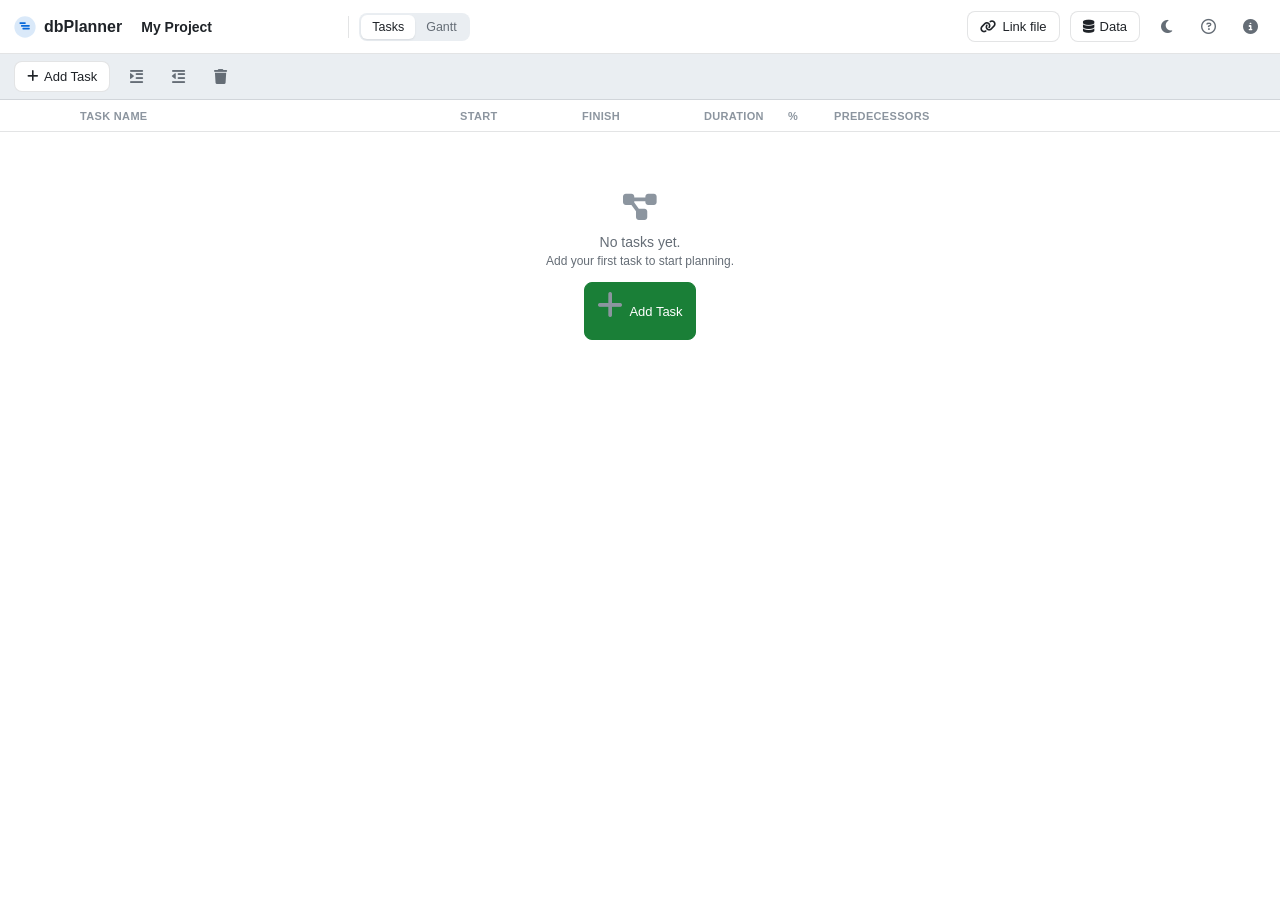
<file: dbplanner.html>
<!DOCTYPE html>
<html lang="en">
<head>
<meta charset="UTF-8">
<meta name="viewport" content="width=device-width, initial-scale=1, maximum-scale=1">
<title>dbPlanner</title>
<link rel="manifest" href="manifest.json">
<link rel="apple-touch-icon" href="icons/icon-180.png">
<link rel="icon" href="icons/icon-192.png">
<meta name="theme-color" content="#f6f8fa">
<link rel="stylesheet" href="https://cdnjs.cloudflare.com/ajax/libs/font-awesome/6.5.0/css/all.min.css">
<style>
/* Fixed palette — GitHub's own light/dark (dark = GitHub Dimmed). This app
   used to support 5 switchable color schemes plus a light/dark toggle
   (ported from this author's Pulse/mytasks apps); the 5-scheme picker was
   removed by request in favor of always looking like GitHub, but the plain
   day/night toggle came back — so there's just this one pair of blocks
   instead of the old data-theme × data-scheme attribute matrix. Light
   (GitHub's own light palette) is the default (:root); [data-theme="dark"]
   overrides it with GitHub Dimmed. */
:root {
  --bg: #f6f8fa; --panel: #ffffff; --panel-2: #eaeef2; --border: rgba(31,35,40,0.12);
  --text: #1f2328; --text-dim: #656d76; --text-faint: #8c959f;
  --accent: #0969da; --danger: #cf222e;
  --task-blue: #0969da; --task-teal: #1b7c83; --task-purple: #8250df; --task-amber: #9a6700;
  --task-pink: #ce2c85; --task-green: #1a7f37; --task-red: #cf222e; --task-grey: #656d76;
  --status-not-started: #8c959f; --status-complete: #0969da;
  --radius: 10px;
  --shadow: 0 1px 2px rgba(20,20,30,.04), 0 4px 16px rgba(20,20,30,.06);
  --row-h: 32px;
}
html[data-theme="dark"] {
  --bg: #262c36; --panel: #212830; --panel-2: #2d3640; --border: rgba(209,215,224,0.10);
  --text: #d1d7e0; --text-dim: #9198a1; --text-faint: #6b7280;
  --accent: #478be6; --danger: #e5534b;
  --task-blue: #478be6; --task-teal: #4cb6c4; --task-purple: #986ee2; --task-amber: #c69026;
  --task-pink: #c96b96; --task-green: #57ab5a; --task-red: #e5534b; --task-grey: #9198a1;
  --status-not-started: #6b7280; --status-complete: #478be6;
  --shadow: 0 1px 2px rgba(0,0,0,.3), 0 6px 20px rgba(0,0,0,.35);
}

* { box-sizing: border-box; }
body { margin: 0; }
html, body { height: 100%; }
body {
  font-family: -apple-system, BlinkMacSystemFont, "Segoe UI", Roboto, sans-serif;
  background: var(--bg); color: var(--text); font-size: 14px;
  display: flex; flex-direction: column; height: 100vh;
  overflow-x: hidden; overflow-y: hidden;
}
button, input, select, textarea { font: inherit; color: inherit; }
button { cursor: pointer; }
.hidden { display: none !important; }

/* ── Topbar ─────────────────────────────────────────────────────────── */
.topbar {
  display: flex; align-items: center; gap: 10px; height: 54px; padding: 0 14px;
  background: var(--panel); border-bottom: 1px solid var(--border);
  flex-shrink: 0; overflow-x: auto;
}
.topbar > * { flex-shrink: 0; }
.brand { display: flex; align-items: center; gap: 8px; font-weight: 700; font-size: 16px; color: var(--text); }
.brand svg { width: 22px; height: 22px; color: var(--accent); }
#projectNameInput {
  border: 1px solid transparent; background: transparent; font-weight: 600; font-size: 14px;
  padding: 5px 8px; border-radius: 6px; color: var(--text); min-width: 120px; max-width: 240px;
}
#projectNameInput:hover { border-color: var(--border); }
#projectNameInput:focus { outline: none; border-color: var(--accent); background: var(--panel-2); }
.topbar-divider { width: 1px; height: 22px; background: var(--border); }
.topbar-spacer { flex: 1 1 auto; }

.subbar {
  display: flex; align-items: center; gap: 10px; height: 46px; padding: 0 14px;
  background: var(--panel-2); border-bottom: 1px solid var(--border);
  flex-shrink: 0; overflow-x: auto;
}
.subbar > * { flex-shrink: 0; }

.btn {
  display: inline-flex; align-items: center; gap: 6px; padding: 7px 12px;
  border: 1px solid var(--border); background: var(--panel); color: var(--text);
  border-radius: 8px; font-size: 13px; font-weight: 500; white-space: nowrap;
}
.btn:hover { background: var(--panel-2); }
.btn:disabled { opacity: .45; cursor: default; }
.btn:disabled:hover { background: var(--panel); }
.btn-primary { background: var(--task-green); border-color: var(--task-green); color: #fff; }
.btn-primary:hover { filter: brightness(1.06); }
.btn-danger { color: var(--danger); }
.icon-btn {
  display: inline-flex; align-items: center; justify-content: center; width: 32px; height: 32px;
  border: none; background: transparent; color: var(--text-dim); border-radius: 8px; font-size: 15px;
}
.icon-btn:hover { background: var(--panel-2); color: var(--text); }
.icon-btn.active { background: color-mix(in srgb, var(--accent) 16%, var(--panel)); color: var(--accent); }
button:focus:not(:focus-visible) { outline: none; }

.view-tabs { display: flex; background: var(--panel-2); border-radius: 8px; padding: 2px; }
.view-tab { padding: 5px 11px; border: none; background: transparent; border-radius: 6px; font-size: 12.5px; font-weight: 500; color: var(--text-dim); }
.view-tab.active { background: var(--panel); color: var(--text); box-shadow: 0 1px 2px rgba(0,0,0,.08); }

.dropdown-wrap { position: relative; }
.dropdown-menu {
  position: fixed; margin-top: 6px; min-width: 190px; background: var(--panel);
  border: 1px solid var(--border); border-radius: 10px; box-shadow: var(--shadow);
  padding: 6px; display: none; z-index: 80;
}
.dropdown-menu.open { display: block; }
.dropdown-item {
  display: flex; align-items: center; gap: 9px; width: 100%; padding: 8px 10px;
  border: none; background: transparent; border-radius: 7px; font-size: 13px; color: var(--text); text-align: left;
}
.dropdown-item:hover { background: var(--panel-2); }
.dropdown-item i { width: 15px; color: var(--text-dim); }
.dropdown-sep { height: 1px; background: var(--border); margin: 6px 2px; }

#fileSyncIndicator, #syncStatusBtn { display: flex; align-items: center; gap: 6px; font-size: 12.5px; color: var(--text-dim); }

/* ── Main layout ────────────────────────────────────────────────────── */
.main { flex: 1; min-height: 0; display: flex; overflow: hidden; }
.grid-pane { width: var(--grid-pane-width, 360px); flex-shrink: 0; display: flex; flex-direction: column; border-right: 1px solid var(--border); background: var(--panel); position: relative; }
/* Gantt view's own label sidebar — deliberately just ID/Name/Start/End,
   not Task view's full column set (see the .view-tasks override below),
   since it exists to label the chart's rows, not to be a spreadsheet. */
.grid-header, .grid-row {
  display: grid; grid-template-columns: 30px 24px minmax(80px,1fr) 116px 116px;
  align-items: center; gap: 6px; padding: 0 10px; height: var(--row-h);
}
.grid-resize-handle {
  position: absolute; top: 0; right: -3px; bottom: 0; width: 6px; cursor: ew-resize; z-index: 6;
}
.grid-resize-handle:hover, .grid-resize-handle.resizing { background: color-mix(in srgb, var(--accent) 40%, transparent); }
.main.view-tasks .grid-resize-handle { display: none; }
.grid-header { font-size: 11px; font-weight: 700; color: var(--text-faint); text-transform: uppercase; letter-spacing: .03em; border-bottom: 1px solid var(--border); flex-shrink: 0; }
.grid-rows { flex: 1; overflow: hidden; position: relative; }
/* Task view: the grid is the only pane, so it scrolls on its own.
   Gantt view: the grid's scrollTop is instead driven programmatically from
   the Gantt pane's real scroll container, so the two stay pixel-aligned
   (see wireScrollSync()) — overflow:hidden still permits that, it only
   suppresses the scrollbar UI and direct user-initiated scrolling. */
.main.view-tasks .grid-rows { overflow-y: auto; }
.main.view-tasks .grid-pane { width: auto; flex: 1; border-right: none; }
.main.view-tasks .grid-header, .main.view-tasks .grid-row { grid-template-columns: 34px 24px minmax(160px,1fr) 116px 116px 78px 40px 1fr 56px; }
.main.view-tasks .grid-header > div, .main.view-tasks .grid-row > div { overflow: hidden; text-overflow: ellipsis; white-space: nowrap; }
.main.view-tasks .gantt-pane-outer { display: none; }
.grid-row { border-bottom: 1px solid var(--border); font-size: 12.5px; cursor: default; }
.grid-row:hover { background: var(--panel-2); }
.grid-row.selected { background: color-mix(in srgb, var(--accent) 10%, var(--panel)); }
.grid-name { display: flex; align-items: center; gap: 4px; overflow: hidden; white-space: nowrap; text-overflow: ellipsis; }
.name-text.editable, .grid-cell-dim.editable { cursor: text; }
.name-text.editable:hover, .grid-cell-dim.editable:hover { background: var(--panel-2); border-radius: 4px; }
input.inline-edit { width: 100%; min-width: 0; padding: 3px 6px; border: 1px solid var(--accent); border-radius: 4px; background: var(--panel); color: var(--text); font-size: 12.5px; font-family: inherit; }
.grid-name input.inline-edit { flex: 1; }
.grid-name .chevron { width: 14px; height: 14px; border: none; background: none; color: var(--text-faint); flex-shrink: 0; display: flex; align-items: center; justify-content: center; font-size: 10px; }
.grid-name .chevron.empty { visibility: hidden; }
.grid-name .name-text { overflow: hidden; text-overflow: ellipsis; }
.grid-name .name-text.summary { font-weight: 600; }
.grid-name .milestone-dot { color: var(--task-purple); flex-shrink: 0; }
.grid-name .cycle-warn { color: var(--danger); flex-shrink: 0; }
.grid-name .constraint-icon { color: var(--text-faint); flex-shrink: 0; font-size: 10px; }
.grid-name .constraint-icon.violated { color: var(--danger); }
.grid-cell-dim { color: var(--text-dim); overflow: hidden; text-overflow: ellipsis; white-space: nowrap; min-height: 1em; align-self: stretch; display: flex; align-items: center; }
.grid-cell-dim.summary { font-weight: 600; color: var(--text); }
.task-mode-cell { cursor: pointer; font-size: 12px; justify-content: center; }
.task-mode-cell .fa-hand { color: var(--task-amber); }
.task-mode-cell .fa-gears { color: var(--text-faint); }
.grid-actions { display: flex; gap: 2px; justify-content: flex-end; }
.grid-actions .icon-btn { width: 24px; height: 24px; font-size: 12px; opacity: 0; }
.grid-row:hover .grid-actions .icon-btn { opacity: 1; }

.empty-state { padding: 60px 24px; text-align: center; color: var(--text-dim); }
.empty-state i { font-size: 30px; color: var(--text-faint); margin-bottom: 12px; display: block; }
.empty-state .btn { margin-top: 14px; }

.gantt-pane-outer { flex: 1; min-width: 0; overflow: auto; position: relative; background: var(--bg); }
.gantt-content { position: relative; }
.gantt-header { position: sticky; top: 0; z-index: 5; height: var(--row-h); background: var(--panel-2); border-bottom: 1px solid var(--border); }
.gantt-tick { position: absolute; top: 0; bottom: 0; border-left: 1px solid var(--border); font-size: 10.5px; color: var(--text-faint); padding: 8px 0 0 4px; white-space: nowrap; }
.gantt-tick.weekend { background: color-mix(in srgb, var(--text-faint) 6%, transparent); }
.gantt-rows { position: relative; }
.gantt-row-bg { position: absolute; left: 0; right: 0; height: var(--row-h); border-bottom: 1px solid var(--border); }
.gantt-row-bg.selected { background: color-mix(in srgb, var(--accent) 8%, transparent); }
.gantt-today-line { position: absolute; top: 0; width: 2px; background: var(--danger); opacity: .6; z-index: 3; pointer-events: none; }
.gantt-bar {
  position: absolute; height: 20px; border-radius: 4px; cursor: grab;
  border: 1.5px solid var(--bar-color, var(--accent));
  background: color-mix(in srgb, var(--bar-color, var(--accent)) 22%, var(--panel));
  overflow: hidden;
}
.gantt-bar.critical { box-shadow: 0 0 0 2px var(--danger); }
.gantt-bar .fill { position: absolute; top: 0; left: 0; bottom: 0; background: var(--bar-color, var(--accent)); }
.gantt-bar .bar-label { position: absolute; left: 6px; top: 0; line-height: 20px; font-size: 11px; color: var(--text); white-space: nowrap; pointer-events: none; mix-blend-mode: normal; }
.resize-handle { position: absolute; top: 0; bottom: 0; width: 7px; cursor: ew-resize; }
.resize-handle.left { left: 0; } .resize-handle.right { right: 0; }
.link-handle {
  position: absolute; right: -6px; top: 50%; transform: translateY(-50%); width: 11px; height: 11px;
  border-radius: 50%; background: var(--panel); border: 2px solid var(--bar-color, var(--accent));
  cursor: crosshair; opacity: 0; z-index: 4;
}
.gantt-bar:hover .link-handle { opacity: 1; }
.gantt-milestone {
  position: absolute; width: 16px; height: 16px; transform: rotate(45deg); cursor: grab;
  background: var(--bar-color, var(--task-purple)); border: 1.5px solid color-mix(in srgb, var(--bar-color, var(--task-purple)) 60%, black);
}
.gantt-milestone.critical { box-shadow: 0 0 0 2px var(--danger); }
.gantt-link-preview { position: absolute; z-index: 6; pointer-events: none; }
svg.gantt-deps { position: absolute; top: 0; left: 0; overflow: visible; pointer-events: none; z-index: 2; }
svg.gantt-deps path { fill: none; stroke: var(--text-faint); stroke-width: 1.5; }
svg.gantt-deps path.critical { stroke: var(--danger); }

/* ── Modals ─────────────────────────────────────────────────────────── */
.modal-bg {
  position: fixed; inset: 0; background: rgba(10,12,16,.4); backdrop-filter: blur(3px); -webkit-backdrop-filter: blur(3px);
  display: flex; align-items: center; justify-content: center; z-index: 100;
  opacity: 0; visibility: hidden; pointer-events: none;
  transition: opacity .15s ease, visibility .15s ease;
}
.modal-bg.open { opacity: 1; visibility: visible; pointer-events: auto; }
.modal { background: var(--panel); border-radius: var(--radius); box-shadow: var(--shadow); width: 480px; max-width: 92vw; max-height: 86vh; display: flex; flex-direction: column; }
.modal.narrow { width: 380px; }
.modal.wide { width: 620px; }
.modal-header { display: flex; align-items: center; justify-content: space-between; padding: 16px 18px; border-bottom: 1px solid var(--border); }
.modal-header h2 { margin: 0; font-size: 16px; }
.modal-header button { border: none; background: none; font-size: 18px; color: var(--text-dim); width: 28px; height: 28px; border-radius: 6px; }
.modal-header button:hover { background: var(--panel-2); }
.modal-body { padding: 16px 18px; overflow-y: auto; display: flex; flex-direction: column; gap: 12px; }
.modal-footer { display: flex; justify-content: flex-end; gap: 8px; padding: 14px 18px; border-top: 1px solid var(--border); }
.field { display: flex; flex-direction: column; gap: 5px; }
.field label { font-size: 12px; font-weight: 600; color: var(--text-dim); }
.field input[type=text], .field input[type=date], .field input[type=number], .field textarea, .field select {
  padding: 8px 10px; border: 1px solid var(--border); border-radius: 7px; background: var(--panel); color: var(--text); width: 100%;
}
.field textarea { resize: vertical; font-family: inherit; }
.field-row { display: grid; grid-template-columns: 1fr 1fr; gap: 10px; }
.field-row-3 { display: grid; grid-template-columns: 1fr 1fr 1fr; gap: 10px; }
.checkbox-row { display: flex; align-items: center; gap: 8px; font-size: 13px; }
.checkbox-row input { width: 15px; height: 15px; }
.color-swatches { display: flex; gap: 8px; flex-wrap: wrap; }
.swatch { width: 26px; height: 26px; border-radius: 50%; border: 2px solid transparent; cursor: pointer; }
.swatch.selected { border-color: var(--text); }
.swatch.auto { background: var(--panel-2); border: 1px dashed var(--text-faint); display: flex; align-items: center; justify-content: center; font-size: 9px; color: var(--text-faint); }

.pred-row { display: grid; grid-template-columns: 1fr 68px 60px 26px; gap: 6px; align-items: center; margin-bottom: 6px; }
.pred-row select, .pred-row input { padding: 6px 8px; border: 1px solid var(--border); border-radius: 6px; background: var(--panel); font-size: 12.5px; }
.pred-row input.pred-id-input::-webkit-outer-spin-button, .pred-row input.pred-id-input::-webkit-inner-spin-button { -webkit-appearance: none; margin: 0; }
.pred-row input.pred-id-input { -moz-appearance: textfield; }
.pred-remove { border: none; background: none; color: var(--text-faint); width: 24px; height: 24px; border-radius: 5px; }
.pred-remove:hover { background: var(--panel-2); color: var(--danger); }
.pred-empty { font-size: 12px; color: var(--text-faint); padding: 4px 0; }
.successor-row { display: flex; align-items: baseline; gap: 6px; font-size: 12.5px; padding: 3px 0; }
.successor-row .succ-id { font-weight: 600; color: var(--text-dim); flex-shrink: 0; }
.successor-row .succ-meta { color: var(--text-faint); font-size: 11.5px; }
.id-badge { font-size: 12px; font-weight: 600; color: var(--text-faint); margin-left: 8px; vertical-align: middle; }

.help-body, .about-body { display: flex; flex-direction: column; gap: 14px; font-size: 13px; line-height: 1.5; }
.help-section-title { font-weight: 700; font-size: 13px; margin-bottom: 4px; }
.help-tip { font-size: 12px; color: var(--text-faint); border-top: 1px solid var(--border); padding-top: 10px; }
.about-body { align-items: center; text-align: center; }
.about-body svg { width: 44px; height: 44px; color: var(--accent); }

.backup-row, .import-mode-row { display: flex; align-items: center; justify-content: space-between; padding: 8px 4px; border-bottom: 1px solid var(--border); font-size: 13px; }
.backup-row:last-child { border-bottom: none; }

#toast {
  position: fixed; bottom: 22px; left: 50%; transform: translateX(-50%) translateY(20px);
  background: var(--text); color: var(--bg); padding: 11px 16px; border-radius: 9px; font-size: 13px;
  display: flex; align-items: center; gap: 12px; opacity: 0; pointer-events: none; transition: opacity .18s ease, transform .18s ease; z-index: 200; box-shadow: var(--shadow);
}
#toast.show { opacity: 1; transform: translateX(-50%) translateY(0); pointer-events: auto; }
#toast button { border: none; background: none; color: color-mix(in srgb, var(--accent) 70%, white); font-weight: 600; font-size: 13px; }

.file-sync-help { margin-top: 10px; border-top: 1px solid var(--border); padding-top: 10px; }
.file-sync-help summary { cursor: pointer; font-size: 12.5px; color: var(--text-dim); font-weight: 600; }
.file-sync-help-body { font-size: 12px; color: var(--text-dim); margin-top: 8px; line-height: 1.5; }
</style>
</head>
<body>

<div class="topbar">
  <div class="brand">
    <svg viewBox="0 0 120 120"><circle cx="60" cy="60" r="58" fill="currentColor" opacity=".15"/><rect x="30" y="34" width="34" height="9" rx="3" fill="currentColor"/><rect x="38" y="49" width="48" height="9" rx="3" fill="currentColor"/><rect x="46" y="64" width="40" height="9" rx="3" fill="currentColor"/></svg>
    dbPlanner
  </div>
  <input id="projectNameInput" type="text" title="Project name">
  <div class="topbar-divider"></div>
  <div class="view-tabs" id="mainViewTabs"></div>
  <div class="topbar-divider" id="ganttControlsDivider"></div>
  <div class="view-tabs" id="zoomTabs"></div>
  <button class="icon-btn" id="criticalPathBtn" onclick="toggleCriticalPath()" title="Highlight critical path"><i class="fa-solid fa-route"></i></button>
  <div class="topbar-spacer"></div>
  <div class="dropdown-wrap">
    <button class="btn" id="fileSyncBtn" onclick="onFileSyncBtnClick()"></button>
  </div>
  <div class="dropdown-wrap">
    <button class="btn" id="dataMenuBtn" onclick="toggleDataMenu()"><i class="fa-solid fa-database"></i>Data</button>
    <div class="dropdown-menu" id="dataMenu">
      <button class="dropdown-item" onclick="exportProject()"><i class="fa-solid fa-file-export"></i>Export JSON</button>
      <button class="dropdown-item" onclick="triggerImport()"><i class="fa-solid fa-file-import"></i>Import JSON</button>
      <div class="dropdown-sep"></div>
      <button class="dropdown-item" onclick="openBackupsModal()"><i class="fa-solid fa-clock-rotate-left"></i>Local Backups</button>
    </div>
  </div>
  <input type="file" id="fileInput" accept="application/json" class="hidden" onchange="handleFileImport(event)">
  <button class="icon-btn" id="themeToggleBtn" onclick="toggleTheme()" title="Toggle light/dark"></button>
  <button class="icon-btn" onclick="openHelpModal()" title="Help"><i class="fa-regular fa-circle-question"></i></button>
  <button class="icon-btn" onclick="openAboutModal()" title="About"><i class="fa-solid fa-circle-info"></i></button>
</div>

<div class="subbar">
  <button class="btn" id="addTaskBtn" onclick="addTask()"><i class="fa-solid fa-plus"></i>Add Task</button>
  <button class="icon-btn" id="indentBtn" onclick="indentSelected()" title="Indent (make sub-task)"><i class="fa-solid fa-indent"></i></button>
  <button class="icon-btn" id="outdentBtn" onclick="outdentSelected()" title="Outdent"><i class="fa-solid fa-outdent"></i></button>
  <button class="icon-btn btn-danger" id="deleteTaskBtn" onclick="deleteSelected()" title="Delete task"><i class="fa-solid fa-trash"></i></button>
</div>

<div class="main" id="main">
  <div class="grid-pane" id="gridPane">
    <div class="grid-header" id="gridHeader"></div>
    <div class="grid-rows" id="gridRows"></div>
    <div class="grid-resize-handle" id="gridResizeHandle" title="Drag to resize"></div>
  </div>
  <div class="gantt-pane-outer" id="ganttPaneOuter">
    <div class="gantt-content" id="ganttContent">
      <div class="gantt-header" id="ganttHeader"></div>
      <div class="gantt-rows" id="ganttRows"></div>
      <svg class="gantt-deps" id="ganttDeps"></svg>
    </div>
  </div>
</div>

<!-- Task modal -->
<div class="modal-bg" id="taskModalBg" onclick="if(event.target===this) closeTaskModal()">
  <div class="modal">
    <div class="modal-header"><h2 id="taskModalTitle">Task<span id="taskModalIdBadge" class="id-badge"></span></h2><button onclick="closeTaskModal()">&times;</button></div>
    <div class="modal-body">
      <div class="field"><label>Task Name</label><input type="text" id="taskNameInput" placeholder="Task name"></div>
      <div class="checkbox-row"><input type="checkbox" id="taskMilestoneInput" onchange="onMilestoneToggle()"><label for="taskMilestoneInput">Milestone (zero-duration)</label></div>
      <div class="field-row">
        <div class="field"><label>Start</label><input type="date" id="taskStartInput" onchange="onTaskStartChange()"></div>
        <div class="field" id="taskEndField"><label>Finish</label><input type="date" id="taskEndInput" onchange="onTaskEndChange()"></div>
      </div>
      <div class="field-row" id="taskDurProgRow">
        <div class="field" id="taskDurationField"><label>Duration (days)</label><input type="number" min="1" id="taskDurationInput" onchange="onTaskDurationChange()"></div>
        <div class="field"><label>% Complete</label><input type="number" min="0" max="100" id="taskProgressInput"></div>
      </div>
      <div class="field-row">
        <div class="field">
          <label>Constraint</label>
          <select id="taskConstraintTypeInput" onchange="onConstraintTypeChange()"></select>
        </div>
        <div class="field" id="taskConstraintDateField">
          <label id="taskConstraintDateLabel">Constraint date</label>
          <input type="date" id="taskConstraintDateInput">
        </div>
      </div>
      <div class="field">
        <label>Color</label>
        <div class="color-swatches" id="taskColorSwatches"></div>
      </div>
      <div class="field"><label>Notes</label><textarea id="taskNotesInput" rows="2" placeholder="Optional notes"></textarea></div>
      <div class="field">
        <label>Predecessors</label>
        <div id="predecessorRows"></div>
        <button class="btn" type="button" onclick="addPredecessorRow()" style="align-self:flex-start"><i class="fa-solid fa-plus"></i>Add predecessor</button>
      </div>
      <div class="field">
        <label>Successors</label>
        <div id="successorsList"></div>
      </div>
    </div>
    <div class="modal-footer">
      <button class="btn" onclick="closeTaskModal()">Cancel</button>
      <button class="btn btn-primary" onclick="saveTaskFromModal()">Save</button>
    </div>
  </div>
</div>

<!-- Confirm modal -->
<div class="modal-bg" id="confirmModalBg" onclick="if(event.target===this) closeConfirmModal()">
  <div class="modal narrow">
    <div class="modal-header"><h2 id="confirmModalTitle">Confirm</h2><button onclick="closeConfirmModal()">&times;</button></div>
    <div class="modal-body"><div id="confirmModalBody" style="font-size:13.5px;line-height:1.5"></div></div>
    <div class="modal-footer">
      <button class="btn" onclick="closeConfirmModal()">Cancel</button>
      <button class="btn btn-primary btn-danger" id="confirmModalActionBtn" onclick="confirmModalAction()">Delete</button>
    </div>
  </div>
</div>

<!-- Import modal -->
<div class="modal-bg" id="importModalBg" onclick="if(event.target===this) closeImportModal()">
  <div class="modal narrow">
    <div class="modal-header"><h2>Import Data</h2><button onclick="closeImportModal()">&times;</button></div>
    <div class="modal-body">
      <div class="import-mode-row"><div><strong>Merge</strong><div style="font-size:12px;color:var(--text-dim)">Keep existing tasks, add/update from the file</div></div><button class="btn btn-primary" onclick="applyImport('merge')">Merge</button></div>
      <div class="import-mode-row"><div><strong>Replace</strong><div style="font-size:12px;color:var(--text-dim)">Downloads a safety backup, then overwrites everything</div></div><button class="btn btn-danger" onclick="applyImport('replace')">Replace</button></div>
    </div>
    <div class="modal-footer"><button class="btn" onclick="closeImportModal()">Cancel</button></div>
  </div>
</div>

<!-- Backups modal -->
<div class="modal-bg" id="backupsModalBg" onclick="if(event.target===this) closeBackupsModal()">
  <div class="modal narrow">
    <div class="modal-header"><h2>Local Backups</h2><button onclick="closeBackupsModal()">&times;</button></div>
    <div class="modal-body"><div id="backupsList"></div></div>
    <div class="modal-footer"><button class="btn" onclick="closeBackupsModal()">Close</button></div>
  </div>
</div>

<!-- File sync modal -->
<div class="modal-bg" id="fileSyncModalBg" onclick="if(event.target===this) closeFileSyncModal()">
  <div class="modal narrow">
    <div class="modal-header"><h2>Link a File</h2><button onclick="closeFileSyncModal()">&times;</button></div>
    <div class="modal-body">
      <p style="font-size:13px;color:var(--text-dim);margin:0">Keep dbPlanner's data in a plain JSON file on your disk — in a folder synced by iCloud Drive/OneDrive/Dropbox, it becomes a simple way to share this project across your own devices.</p>
      <button class="btn btn-primary" onclick="linkNewFile()"><i class="fa-solid fa-file-circle-plus"></i>Create new file</button>
      <button class="btn" onclick="linkExistingFile()"><i class="fa-solid fa-folder-open"></i>Open existing file</button>
      <details class="file-sync-help">
        <summary>My file isn't syncing across devices</summary>
        <div class="file-sync-help-body">Make sure the file lives inside a folder your cloud provider (iCloud Drive, OneDrive, Dropbox, …) actually syncs — picking a file only stores it locally. dbPlanner rereads it every 45s and on every save, and merges changes so two devices editing at once won't lose work.</div>
      </details>
    </div>
    <div class="modal-footer"><button class="btn" onclick="closeFileSyncModal()">Not now</button></div>
  </div>
</div>

<!-- Help modal -->
<div class="modal-bg" id="helpModalBg" onclick="if(event.target===this) closeHelpModal()">
  <div class="modal wide">
    <div class="modal-header"><h2>Help</h2><button onclick="closeHelpModal()">&times;</button></div>
    <div class="modal-body help-body">
      <div><div class="help-section-title">The basics</div>Add tasks with the + Add Task button. Each task has a start/end date, a % complete, and can be a milestone (a zero-duration diamond). Use Indent/Outdent to build a work breakdown structure — a parent task's own dates and progress roll up automatically from its children.</div>
      <div><div class="help-section-title">Dependencies</div>Open a task and add a predecessor to link it to another task (Finish-to-Start, Start-to-Start, Finish-to-Finish or Start-to-Finish). Give it a lead or lag in days: a positive number delays the dependent task (lag), a negative number lets it overlap and start early (lead) — e.g. "3FS+2" waits 2 extra days after task 3 finishes, "3FS-2" starts 2 days before task 3 finishes. Moving a task forward automatically pushes any dependent tasks forward too — it never pulls a task earlier on its own. A circular dependency is flagged with a warning icon and stops auto-scheduling for the tasks involved.</div>
      <div><div class="help-section-title">The Gantt chart</div>Drag a bar to reschedule it, drag its edges to resize, or drag the small circle on its right edge onto another task to create a dependency. Click a bar or row to edit it. The route icon in the toolbar highlights the critical path — the chain of tasks with zero slack that determines the overall project end date.</div>
      <div><div class="help-section-title">Data &amp; sync</div>Everything lives in this browser's local storage — nothing ever leaves your machine unless you export it or link a file. Data → Export/Import moves a full JSON snapshot in or out; Local Backups keeps a rolling daily snapshot. The file-link button next to Data lets you sync to a plain JSON file, which works well inside an iCloud Drive/OneDrive/Dropbox folder for keeping your own devices in step.</div>
      <div class="help-tip">Nothing here ever leaves your machine unless you explicitly export or link a file.</div>
    </div>
    <div class="modal-footer"><button class="btn" onclick="closeHelpModal()">Close</button></div>
  </div>
</div>

<!-- About modal -->
<div class="modal-bg" id="aboutModalBg" onclick="if(event.target===this) closeAboutModal()">
  <div class="modal narrow">
    <div class="modal-header"><h2>About</h2><button onclick="closeAboutModal()">&times;</button></div>
    <div class="modal-body about-body">
      <svg viewBox="0 0 120 120"><circle cx="60" cy="60" r="58" fill="currentColor" opacity=".15"/><rect x="30" y="34" width="34" height="9" rx="3" fill="currentColor"/><rect x="38" y="49" width="48" height="9" rx="3" fill="currentColor"/><rect x="46" y="64" width="40" height="9" rx="3" fill="currentColor"/></svg>
      <div style="font-weight:700;font-size:16px">dbPlanner</div>
      <div style="color:var(--text-dim);font-size:13px">A local-first project planner — Gantt chart, dependencies, no account, no server.</div>
      <div id="aboutVersionLine" style="color:var(--text-faint);font-size:11.5px"></div>
      <div style="border-top:1px solid var(--border);width:100%;margin:6px 0"></div>
      <div style="font-size:12.5px;color:var(--text-dim)">Created by Peer Rexroth</div>
      <a href="mailto:peer.rexroth@gmail.com" style="font-size:12.5px;color:var(--accent)">Send feedback</a>
    </div>
  </div>
</div>

<div id="toast"><span id="toastMsg"></span><button id="toastUndoBtn" class="hidden"></button></div>

<script>
/* ============================== Constants ============================== */
const APP_VERSION = 1;
const APP_BUILD_DATE = '2026-09-13';
const STORAGE_KEY = 'dbplanner-v1';
const BACKUPS_KEY = 'dbplanner-backups';
const MAX_BACKUPS = 7;
const FILE_SYNC_POLL_MS = 45000;
const DAY_MS = 86400000;
const ROW_H = 32;

const ZOOMS = [
  { id: 'day',   label: 'Day',   pxPerDay: 32 },
  { id: 'week',  label: 'Week',  pxPerDay: 14 },
  { id: 'month', label: 'Month', pxPerDay: 5  }
];

const TASK_COLORS = [
  { id: 'blue', label: 'Blue' }, { id: 'teal', label: 'Teal' }, { id: 'purple', label: 'Purple' },
  { id: 'amber', label: 'Amber' }, { id: 'pink', label: 'Pink' }, { id: 'green', label: 'Green' },
  { id: 'red', label: 'Red' }, { id: 'grey', label: 'Grey' }
];

const DEP_TYPES = ['FS', 'SS', 'FF', 'SF'];
const DEP_TYPE_LABELS = { FS: 'Finish→Start', SS: 'Start→Start', FF: 'Finish→Finish', SF: 'Start→Finish' };

// Microsoft Project's 8 primary constraint types. `basis` says whether the
// constraint date binds the task's start or its finish; `bound` says
// whether it's a lower bound (folds into the forward-scheduling cascade
// exactly like a predecessor's own earliest-start push — see
// constraintStart() below), an upper bound (never auto-enforced by this
// app's forward-only cascade, only flagged when violated — see
// constraintViolated(), the same "surface it, don't silently override a
// deliberate placement" stance the cascade already takes for manual
// placement ahead of a predecessor), or exact (pinned immediately when set
// — see saveTaskFromModal() — and thereafter treated as a lower bound with
// violation flagged if a predecessor later forces it past that date).
const CONSTRAINT_TYPES = [
  { id: 'ASAP', label: 'As Soon As Possible', hasDate: false },
  { id: 'ALAP', label: 'As Late As Possible', hasDate: false },
  { id: 'MSO', label: 'Must Start On', hasDate: true, basis: 'start', bound: 'exact' },
  { id: 'MFO', label: 'Must Finish On', hasDate: true, basis: 'finish', bound: 'exact' },
  { id: 'SNET', label: 'Start No Earlier Than', hasDate: true, basis: 'start', bound: 'lower' },
  { id: 'SNLT', label: 'Start No Later Than', hasDate: true, basis: 'start', bound: 'upper' },
  { id: 'FNET', label: 'Finish No Earlier Than', hasDate: true, basis: 'finish', bound: 'lower' },
  { id: 'FNLT', label: 'Finish No Later Than', hasDate: true, basis: 'finish', bound: 'upper' }
];
function constraintTypeInfo(id) { return CONSTRAINT_TYPES.find(c => c.id === id) || CONSTRAINT_TYPES[0]; }

/* =============================== State ================================= */
let project = { name: 'My Project', updatedAt: 0 };
let tasks = [];
let deletedTaskIds = [];
let theme = 'light';
let zoom = 'week';
let currentView = 'tasks';
let gridPaneWidth = 400;
const GRID_PANE_MIN_WIDTH = 240, GRID_PANE_MAX_WIDTH = 720;
let showCriticalPath = false;
let selectedTaskId = null;

let editingTaskId = null;
let editingPredecessors = [];
let pendingImportData = null;
let modalTarget = null;
let toastUndoAction = null;

let syncFileHandle = null;
let fileSyncStatus = 'unlinked'; // unsupported | unlinked | linked | lapsed
let lastSyncedSnapshot = null;
let lastSyncedAt = 0;
let fileSyncWriteInFlight = false;
let fileSyncWritePending = false;
let fileSyncPollTimer = null;

/* ============================ Date helpers =============================
   Position math (Gantt layout, scheduling) uses UTC-based day numbers so
   two devices in different timezones compute identical values from the
   same ISO string; display formatting still parses as local time. */
function pad2(n) { return String(n).padStart(2, '0'); }
function todayStr() { const d = new Date(); return `${d.getFullYear()}-${pad2(d.getMonth() + 1)}-${pad2(d.getDate())}`; }
function parseLocalDate(iso) { return new Date(iso + 'T00:00:00'); }
function dayNumber(iso) { const [y, m, d] = iso.split('-').map(Number); return Math.floor(Date.UTC(y, m - 1, d) / DAY_MS); }
function dayNumberToIso(n) { const d = new Date(n * DAY_MS); return `${d.getUTCFullYear()}-${pad2(d.getUTCMonth() + 1)}-${pad2(d.getUTCDate())}`; }
function addDays(iso, n) { return dayNumberToIso(dayNumber(iso) + n); }
function durationDays(startIso, endIso) { return dayNumber(endIso) - dayNumber(startIso) + 1; }
function fmtDuration(n) { return `${n} day${n === 1 ? '' : 's'}`; }
function fmtDate(iso) { if (!iso) return ''; const d = parseLocalDate(iso); return `${pad2(d.getDate())}.${pad2(d.getMonth() + 1)}.${d.getFullYear()}`; }
function fmtDateY(iso) { if (!iso) return ''; return parseLocalDate(iso).toLocaleDateString(undefined, { month: 'short', day: 'numeric', year: 'numeric' }); }

function genId() { return Date.now().toString(36) + Math.random().toString(36).slice(2, 8); }
function isSafeId(id) { return typeof id === 'string' && /^[a-z0-9]+$/i.test(id) && id.length <= 40; }
function escapeHtml(s) { return String(s == null ? '' : s).replace(/[&<>"']/g, c => ({ '&': '&amp;', '<': '&lt;', '>': '&gt;', '"': '&quot;', "'": '&#39;' }[c])); }
function byId(id) { return tasks.find(t => t.id === id); }

/* ============================ Persistence =============================== */
function localPayload() { return { version: APP_VERSION, project, tasks, deletedTaskIds, theme, zoom, view: currentView, gridPaneWidth }; }
function syncPayload() { return { version: APP_VERSION, project, tasks, deletedTaskIds }; }

function load() {
  try {
    const raw = localStorage.getItem(STORAGE_KEY);
    if (raw) {
      const data = JSON.parse(raw);
      project = data.project || project;
      tasks = Array.isArray(data.tasks) ? data.tasks : [];
      deletedTaskIds = Array.isArray(data.deletedTaskIds) ? data.deletedTaskIds : [];
      theme = data.theme === 'dark' ? 'dark' : 'light';
      zoom = ZOOMS.some(z => z.id === data.zoom) ? data.zoom : 'week';
      currentView = data.view === 'gantt' ? 'gantt' : 'tasks';
      gridPaneWidth = Number.isFinite(data.gridPaneWidth) ? Math.max(GRID_PANE_MIN_WIDTH, Math.min(GRID_PANE_MAX_WIDTH, data.gridPaneWidth)) : 400;
    }
  } catch (e) { console.warn('dbPlanner: failed to load', e); }
  normalizeData();
}
function save() {
  normalizeData();
  localStorage.setItem(STORAGE_KEY, JSON.stringify(localPayload()));
  maybeSnapshotBackup();
  queueFileSyncWrite();
}
function isFreshLocalState() { return tasks.length === 0 && (project.updatedAt || 0) === 0; }

function normalizeData() {
  const ids = new Set(tasks.map(t => t.id));
  const seenIds = new Set();
  for (const t of tasks) {
    if (!t.id || !isSafeId(t.id) || seenIds.has(t.id)) t.id = genId();
    seenIds.add(t.id);
  }
  ids.clear();
  for (const t of tasks) ids.add(t.id);

  for (const t of tasks) {
    if (typeof t.name !== 'string' || !t.name.trim()) t.name = 'Untitled Task';
    if (typeof t.order !== 'number') t.order = 0;
    if (!/^\d{4}-\d{2}-\d{2}$/.test(t.startDate || '')) t.startDate = todayStr();
    if (!/^\d{4}-\d{2}-\d{2}$/.test(t.endDate || '') || dayNumber(t.endDate) < dayNumber(t.startDate)) t.endDate = t.startDate;
    t.milestone = !!t.milestone;
    if (t.milestone) t.endDate = t.startDate;
    t.progress = Math.max(0, Math.min(100, Math.round(Number(t.progress) || 0)));
    if (!Array.isArray(t.predecessors)) t.predecessors = [];
    if (typeof t.updatedAt !== 'number') t.updatedAt = 0;
    if (typeof t.collapsed !== 'boolean') t.collapsed = false;
    if (t.color && !TASK_COLORS.some(c => c.id === t.color)) t.color = null;
    if (typeof t.notes !== 'string') t.notes = '';
    if (!CONSTRAINT_TYPES.some(c => c.id === t.constraintType)) t.constraintType = 'ASAP';
    const cinfo = constraintTypeInfo(t.constraintType);
    if (!cinfo.hasDate) t.constraintDate = null;
    else if (!/^\d{4}-\d{2}-\d{2}$/.test(t.constraintDate || '')) t.constraintDate = t.startDate;
    if (t.taskMode !== 'manual') t.taskMode = 'auto';
  }

  // Break parentId cycles and drop dangling references before anything
  // downstream (hierarchy walks, rollups) can loop forever on bad data.
  for (const t of tasks) {
    if (t.parentId === t.id) t.parentId = null;
    if (t.parentId && !ids.has(t.parentId)) t.parentId = null;
  }
  for (const t of tasks) {
    if (!t.parentId) continue;
    const seen = new Set([t.id]);
    let cur = t;
    while (cur && cur.parentId) {
      if (seen.has(cur.parentId)) { t.parentId = null; break; }
      seen.add(cur.parentId);
      cur = tasks.find(x => x.id === cur.parentId);
    }
  }

  const parentIds = new Set(tasks.filter(t => tasks.some(x => x.parentId === t.id)).map(t => t.id));
  for (const t of tasks) {
    // A summary task's dates/progress roll up from its children — it can't
    // also be independently scheduled off predecessors of its own.
    if (parentIds.has(t.id)) { t.predecessors = []; continue; }
    const seenPred = new Set();
    t.predecessors = t.predecessors.filter(p => {
      if (!p || p.id === t.id || !ids.has(p.id) || parentIds.has(p.id) || seenPred.has(p.id)) return false;
      seenPred.add(p.id);
      return true;
    });
    for (const p of t.predecessors) {
      if (!DEP_TYPES.includes(p.type)) p.type = 'FS';
      if (typeof p.lag !== 'number' || !isFinite(p.lag)) p.lag = 0;
    }
  }

  deletedTaskIds = Array.isArray(deletedTaskIds) ? deletedTaskIds.filter(d => d && d.id) : [];
  if (!project || typeof project !== 'object') project = { name: 'My Project', updatedAt: 0 };
  if (typeof project.name !== 'string' || !project.name.trim()) project.name = 'My Project';
  if (typeof project.updatedAt !== 'number') project.updatedAt = 0;
}

/* =========================== Hierarchy helpers =========================== */
function childrenOf(parentId) { return tasks.filter(t => (t.parentId || null) === parentId).sort((a, b) => a.order - b.order); }
function hasChildren(id) { return tasks.some(t => t.parentId === id); }
function descendantIds(id) {
  const out = []; const stack = [id];
  while (stack.length) { const cur = stack.pop(); for (const c of childrenOf(cur)) { out.push(c.id); stack.push(c.id); } }
  return out;
}
function visibleTaskList() {
  const out = [];
  (function walk(parentId, depth) {
    for (const t of childrenOf(parentId)) {
      out.push({ task: t, depth });
      if (!t.collapsed) walk(t.id, depth + 1);
    }
  })(null, 0);
  return out;
}
// A task's displayed ID is its 1-based position in the FULL outline order —
// deliberately independent of collapse state, matching real MS Project:
// collapsing a parent hides its descendants' rows but never renumbers
// what's still visible. This is what makes an ID a stable reference for
// predecessor/successor pickers regardless of what's expanded elsewhere.
let _idIndexCache = null, _idReverseCache = null;
function resetIdCache() { _idIndexCache = null; _idReverseCache = null; }
function ensureIdCache() {
  if (_idIndexCache) return;
  _idIndexCache = new Map(); _idReverseCache = new Map();
  let n = 0;
  (function walk(parentId) {
    for (const t of childrenOf(parentId)) { n++; _idIndexCache.set(t.id, n); _idReverseCache.set(n, t.id); walk(t.id); }
  })(null);
}
function taskDisplayId(id) { ensureIdCache(); return _idIndexCache.get(id) || '?'; }
function taskIdByDisplayId(n) { ensureIdCache(); return _idReverseCache.get(n) || null; }

const _effCache = new Map();
function effectiveDates(id) {
  if (_effCache.has(id)) return _effCache.get(id);
  const t = byId(id);
  const kids = childrenOf(id);
  let result;
  if (!t) { result = { start: null, end: null, progress: 0 }; }
  else if (kids.length === 0) { result = { start: t.startDate, end: t.endDate, progress: t.progress }; }
  else {
    let start = null, end = null, totalDur = 0, doneDur = 0;
    for (const k of kids) {
      const e = effectiveDates(k.id);
      if (!e.start) continue;
      if (start === null || dayNumber(e.start) < dayNumber(start)) start = e.start;
      if (end === null || dayNumber(e.end) > dayNumber(end)) end = e.end;
      const dur = dayNumber(e.end) - dayNumber(e.start) + 1;
      totalDur += dur; doneDur += dur * (e.progress / 100);
    }
    result = { start: start || t.startDate, end: end || t.endDate, progress: totalDur > 0 ? Math.round((doneDur / totalDur) * 100) : 0 };
  }
  _effCache.set(id, result);
  return result;
}
function resetEffectiveCache() { _effCache.clear(); }

/* ======================== Scheduling & critical path ===================== */
function successorsMap() {
  const map = {};
  for (const t of tasks) for (const p of t.predecessors) (map[p.id] = map[p.id] || []).push({ id: t.id, type: p.type, lag: p.lag });
  return map;
}
function taskCycleSet() {
  const bad = new Set();
  const visited = new Set();
  function dfs(id, stack) {
    if (stack.has(id)) { for (const s of stack) bad.add(s); bad.add(id); return; }
    if (visited.has(id)) return;
    stack = new Set(stack); stack.add(id);
    const t = byId(id);
    if (t) for (const p of t.predecessors) dfs(p.id, stack);
    visited.add(id);
  }
  for (const t of tasks) dfs(t.id, new Set());
  return bad;
}
function constraintStart(task) {
  let cs = null;
  const dur = durationDays(task.startDate, task.endDate);
  for (const p of task.predecessors) {
    const pred = byId(p.id);
    if (!pred) continue;
    const lag = p.lag || 0;
    let c;
    if (p.type === 'SS') c = addDays(pred.startDate, lag);
    else if (p.type === 'FF') c = addDays(pred.endDate, lag - (dur - 1));
    else if (p.type === 'SF') c = addDays(pred.startDate, lag - (dur - 1));
    else c = addDays(pred.endDate, 1 + lag); // FS, default
    if (cs === null || dayNumber(c) > dayNumber(cs)) cs = c;
  }
  // A task's own MSO/SNET/MFO/FNET constraint is a lower bound exactly like
  // a predecessor's earliest-start push — whichever candidate is latest
  // wins. SNLT/FNLT (upper bounds) and ALAP are deliberately NOT folded in
  // here: this app's cascade only ever pushes a date later, so an upper
  // bound can't be "enforced" by it — see constraintViolated() instead,
  // the same "flag it, don't silently override" treatment real MS Project
  // gives an over-constrained schedule via its own conflict indicator.
  const cinfo = constraintTypeInfo(task.constraintType);
  if (task.constraintDate && (cinfo.bound === 'lower' || cinfo.bound === 'exact')) {
    const c = cinfo.basis === 'finish' ? addDays(task.constraintDate, -(dur - 1)) : task.constraintDate;
    if (cs === null || dayNumber(c) > dayNumber(cs)) cs = c;
  }
  return cs;
}
// Does this task's *current* stored dates actually satisfy its own
// constraint? MSO/MFO (exact) and SNLT/FNLT (upper bounds) are never
// force-corrected by the scheduling engine — see constraintStart() above —
// so this is what surfaces a mismatch instead, the same role
// taskCycleSet()'s warning icon plays for a circular dependency.
function constraintViolated(task) {
  if (!task.constraintDate) return false;
  const cinfo = constraintTypeInfo(task.constraintType);
  const actual = cinfo.basis === 'finish' ? task.endDate : task.startDate;
  const want = dayNumber(task.constraintDate), have = dayNumber(actual);
  if (cinfo.bound === 'exact') return have !== want;
  if (cinfo.bound === 'upper') return have > want;
  return false; // lower bounds are enforced by constraintStart()'s cascade, never violated in steady state
}
// Only ever pushes a dependent task LATER, never pulls one earlier — a
// manual placement ahead of its own constraint is left alone (surfaced as
// a visual warning, not silently corrected) so a deliberate early start
// is never overwritten by this cascade. A task in taskMode 'manual' (MS
// Project's Manually Scheduled) is skipped the same way a cyclic one is —
// its own dates are never rewritten by the cascade, though it still keeps
// whatever dates it has for its own successors' constraintStart() to read.
function cascadeSchedule(changedId) {
  const cyclic = taskCycleSet();
  const succ = successorsMap();
  const queue = (succ[changedId] || []).map(s => s.id);
  let iterations = 0;
  const MAX_ITER = 5000;
  while (queue.length && iterations++ < MAX_ITER) {
    const id = queue.shift();
    if (cyclic.has(id) || hasChildren(id)) continue;
    const task = byId(id);
    if (!task || task.taskMode === 'manual') continue;
    const cs = constraintStart(task);
    if (cs && dayNumber(cs) > dayNumber(task.startDate)) {
      const dur = durationDays(task.startDate, task.endDate);
      task.startDate = cs;
      task.endDate = addDays(cs, dur - 1);
      task.updatedAt = Date.now();
      for (const s of (succ[id] || [])) queue.push(s.id);
    }
  }
}
// Use after a task's own predecessor list just changed (adding/removing a
// link) — cascadeSchedule() alone only pushes a task's *successors*, so a
// task that just gained a predecessor needs its own constraint checked
// first or it would sit wherever it already was, dependency ignored.
function applyConstraints(taskId) {
  const cyclic = taskCycleSet();
  const task = byId(taskId);
  if (!cyclic.has(taskId) && !hasChildren(taskId) && task && task.taskMode !== 'manual') {
    const cs = constraintStart(task);
    if (cs && dayNumber(cs) > dayNumber(task.startDate)) {
      const dur = durationDays(task.startDate, task.endDate);
      task.startDate = cs;
      task.endDate = addDays(cs, dur - 1);
      task.updatedAt = Date.now();
    }
  }
  cascadeSchedule(taskId);
}
function topoOrder(ids, preds) {
  const idSet = new Set(ids);
  const indeg = {}; for (const id of idSet) indeg[id] = 0;
  for (const id of idSet) for (const pid of (preds[id] || [])) if (idSet.has(pid)) indeg[id]++;
  const queue = [...idSet].filter(id => indeg[id] === 0);
  const out = [];
  const succOf = {}; for (const id of idSet) succOf[id] = [];
  for (const id of idSet) for (const pid of (preds[id] || [])) if (idSet.has(pid)) succOf[pid].push(id);
  while (queue.length) {
    const id = queue.shift(); out.push(id);
    for (const nxt of succOf[id]) { indeg[nxt]--; if (indeg[nxt] === 0) queue.push(nxt); }
  }
  return out;
}
// A simplified CPM pass: treats every dependency as Finish-to-Start for
// slack purposes (SS/FF/SF links still drive real scheduling above, just
// not this specific slack calculation) — a documented v1 simplification.
function computeCriticalPath() {
  const cyclic = taskCycleSet();
  const leaves = tasks.filter(t => !hasChildren(t.id) && !cyclic.has(t.id));
  const ids = leaves.map(t => t.id);
  const dur = {}; for (const t of leaves) dur[t.id] = Math.max(1, durationDays(t.startDate, t.endDate));
  const preds = {}; for (const t of leaves) preds[t.id] = t.predecessors.map(p => p.id).filter(pid => ids.includes(pid));
  const order = topoOrder(ids, preds);
  const succOf = {}; for (const id of ids) succOf[id] = [];
  for (const id of ids) for (const pid of preds[id]) if (succOf[pid]) succOf[pid].push(id);
  const ES = {}, EF = {};
  for (const id of order) {
    let es = 0;
    for (const pid of preds[id]) es = Math.max(es, EF[pid] || 0);
    ES[id] = es; EF[id] = es + dur[id];
  }
  const projectEnd = order.length ? Math.max(...order.map(id => EF[id] || 0)) : 0;
  const LS = {}, LF = {};
  for (let i = order.length - 1; i >= 0; i--) {
    const id = order[i];
    let lf = projectEnd;
    if (succOf[id].length) lf = Math.min(...succOf[id].map(sid => LS[sid] !== undefined ? LS[sid] : projectEnd));
    LF[id] = lf; LS[id] = lf - dur[id];
  }
  const critical = new Set();
  for (const id of order) if ((LS[id] - ES[id]) <= 0) critical.add(id);
  return critical;
}

/* ================================ Render ================================= */
let dateRange = { start: 0, end: 0 };
let barGeom = {}; // taskId -> {left, width, top, cx (milestone center)}

function computeDateRange() {
  const list = tasks.filter(t => t.startDate && t.endDate);
  if (list.length === 0) { const t0 = dayNumber(todayStr()); return { start: t0 - 7, end: t0 + 30 }; }
  let start = Infinity, end = -Infinity;
  for (const t of list) { start = Math.min(start, dayNumber(t.startDate)); end = Math.max(end, dayNumber(t.endDate)); }
  const pad = Math.max(3, Math.round((end - start) * 0.06));
  return { start: start - pad, end: end + pad };
}
function currentZoom() { return ZOOMS.find(z => z.id === zoom) || ZOOMS[1]; }

function render() {
  resetEffectiveCache();
  resetIdCache();
  updateProjectNameUI();
  renderMainViewTabs();
  renderZoomTabs();
  updateCriticalPathUI();
  renderGrid();
  renderGantt();
  updateFileSyncUI();
  updateThemeToggleUI();
  updateSelectionUI();
}

const MAIN_VIEWS = [{ id: 'tasks', label: 'Tasks' }, { id: 'gantt', label: 'Gantt' }];
function renderMainViewTabs() {
  document.getElementById('mainViewTabs').innerHTML = MAIN_VIEWS.map(v =>
    `<button class="view-tab${v.id === currentView ? ' active' : ''}" onclick="setView('${v.id}')">${v.label}</button>`).join('');
  document.getElementById('main').classList.toggle('view-tasks', currentView === 'tasks');
  document.getElementById('main').classList.toggle('view-gantt', currentView === 'gantt');
  document.getElementById('zoomTabs').classList.toggle('hidden', currentView !== 'gantt');
  document.getElementById('criticalPathBtn').classList.toggle('hidden', currentView !== 'gantt');
  document.getElementById('ganttControlsDivider').classList.toggle('hidden', currentView !== 'gantt');
}
function setView(id) { currentView = id; editingCell = null; save(); render(); }

function updateProjectNameUI() {
  const el = document.getElementById('projectNameInput');
  if (document.activeElement !== el) el.value = project.name;
}
function renameProject(name) {
  name = (name || '').trim() || 'My Project';
  if (name === project.name) return;
  project.name = name; project.updatedAt = Date.now();
  document.title = name + ' · dbPlanner';
  save();
}
function renderZoomTabs() {
  const el = document.getElementById('zoomTabs');
  el.innerHTML = ZOOMS.map(z => `<button class="view-tab${z.id === zoom ? ' active' : ''}" onclick="setZoom('${z.id}')">${z.label}</button>`).join('');
}
function setZoom(id) { zoom = id; save(); render(); }
function updateCriticalPathUI() {
  document.getElementById('criticalPathBtn').classList.toggle('active', showCriticalPath);
}
function toggleCriticalPath() { showCriticalPath = !showCriticalPath; render(); }
function updateSelectionUI() {
  const has = !!selectedTaskId;
  document.getElementById('indentBtn').disabled = !has;
  document.getElementById('outdentBtn').disabled = !has || !byId(selectedTaskId).parentId;
  document.getElementById('deleteTaskBtn').disabled = !has;
}

function statusColorVar(t) {
  if (t.color) return `var(--task-${t.color})`;
  if (t.progress >= 100) return 'var(--status-complete)';
  const eff = effectiveDates(t.id);
  if (eff.end && dayNumber(eff.end) < dayNumber(todayStr()) && t.progress < 100) return 'var(--danger)';
  if (t.progress > 0) return 'var(--accent)';
  return 'var(--status-not-started)';
}

function renderGrid() {
  const full = currentView === 'tasks';
  document.getElementById('gridHeader').innerHTML = full
    ? '<div></div><div title="Task Mode"></div><div>Task Name</div><div>Start</div><div>Finish</div><div>Duration</div><div>%</div><div>Predecessors</div><div></div>'
    : '<div></div><div title="Task Mode"></div><div>Task Name</div><div>Start</div><div>Finish</div>';
  const list = visibleTaskList();
  const el = document.getElementById('gridRows');
  if (list.length === 0) {
    el.innerHTML = `<div class="empty-state"><i class="fa-solid fa-diagram-project"></i>No tasks yet.<div style="font-size:12px;margin-top:4px">Add your first task to start planning.</div><button class="btn btn-primary" onclick="addTask()"><i class="fa-solid fa-plus"></i>Add Task</button></div>`;
    return;
  }
  const cyclic = taskCycleSet();
  el.innerHTML = list.map(({ task: t, depth }) => {
    const eff = effectiveDates(t.id);
    const summary = hasChildren(t.id);
    // Compact MS-Project-style reference — "3FS+2", "5SS" — an ID plus
    // dependency type plus signed lag, not the predecessor's name, so it
    // stays meaningful (and short enough for this column) however that
    // task gets renamed later, and matches how real MS Project's own
    // Predecessors column reads.
    const predLabel = t.predecessors.map(p => {
      const pt = byId(p.id);
      if (!pt) return '';
      const lag = p.lag ? (p.lag > 0 ? `+${p.lag}` : `${p.lag}`) : '';
      return `${taskDisplayId(p.id)}${p.type}${lag}`;
    }).filter(Boolean).join(', ');
    const editing = (field) => full && editingCell && editingCell.id === t.id && editingCell.field === field;
    const nameCell = editing('name')
      ? `<input type="text" class="inline-edit" value="${escapeHtml(t.name)}" onclick="event.stopPropagation()" onkeydown="onInlineEditKeydown(event)" onblur="commitInlineEdit('${t.id}','name',this.value)">`
      : `<span class="name-text${summary ? ' summary' : ''}${full ? ' editable' : ''}" title="${escapeHtml(t.name)}"${full ? ` onclick="event.stopPropagation();startInlineEdit('${t.id}','name')"` : ''}>${escapeHtml(t.name)}</span>`;
    const summaryCls = summary ? ' summary' : '';
    const startCell = editing('start')
      ? `<input type="date" class="inline-edit" value="${eff.start || ''}" onclick="event.stopPropagation()" onkeydown="onInlineEditKeydown(event)" onblur="commitInlineEdit('${t.id}','start',this.value)">`
      : `<div class="grid-cell-dim${summaryCls}${full && !summary ? ' editable' : ''}"${full && !summary ? ` onclick="event.stopPropagation();startInlineEdit('${t.id}','start')"` : ''}>${fmtDate(eff.start)}</div>`;
    const finishCell = editing('finish')
      ? `<input type="date" class="inline-edit" value="${eff.end || ''}" onclick="event.stopPropagation()" onkeydown="onInlineEditKeydown(event)" onblur="commitInlineEdit('${t.id}','finish',this.value)">`
      : `<div class="grid-cell-dim${summaryCls}${full && !summary && !t.milestone ? ' editable' : ''}"${full && !summary && !t.milestone ? ` onclick="event.stopPropagation();startInlineEdit('${t.id}','finish')"` : ''}>${fmtDate(eff.end)}</div>`;
    const durationCell = editing('duration')
      ? `<input type="number" min="1" step="1" class="inline-edit" value="${eff.start && eff.end ? durationDays(eff.start, eff.end) : ''}" onclick="event.stopPropagation()" onkeydown="onInlineEditKeydown(event)" onblur="commitInlineEdit('${t.id}','duration',this.value)">`
      : `<div class="grid-cell-dim${summaryCls}${!summary && !t.milestone ? ' editable' : ''}"${!summary && !t.milestone ? ` onclick="event.stopPropagation();startInlineEdit('${t.id}','duration')"` : ''}>${eff.start && eff.end ? fmtDuration(durationDays(eff.start, eff.end)) : ''}</div>`;
    const predCell = editing('predecessors')
      ? `<input type="text" class="inline-edit" placeholder="e.g. 3FS+2 (lag), 5SS-1 (lead)" title="Positive = lag (delay), negative = lead (overlap)" value="${escapeHtml(predLabel)}" onclick="event.stopPropagation()" onkeydown="onInlineEditKeydown(event)" onblur="commitInlineEdit('${t.id}','predecessors',this.value)">`
      : `<div class="grid-cell-dim${summaryCls}${!summary ? ' editable' : ''}" title="${escapeHtml(predLabel)}"${!summary ? ` onclick="event.stopPropagation();startInlineEdit('${t.id}','predecessors')"` : ''}>${escapeHtml(predLabel)}</div>`;
    // MS Project-style Task Mode indicator: manually scheduled (hand icon)
    // vs auto scheduled (gears icon), click to toggle — see toggleTaskMode().
    // Summary tasks are always effectively auto (their dates are computed
    // rollups, not stored — see effectiveDates()), so the icon there is
    // just informational, not clickable.
    const modeCell = summary
      ? `<div class="grid-cell-dim task-mode-cell" style="text-align:center" title="Summary tasks are always auto-scheduled"><i class="fa-solid fa-gears" style="opacity:.35"></i></div>`
      : `<div class="grid-cell-dim task-mode-cell" style="text-align:center" title="${t.taskMode === 'manual' ? 'Manually Scheduled — click to switch to Auto Scheduled' : 'Auto Scheduled — click to switch to Manually Scheduled'}" onclick="event.stopPropagation();toggleTaskMode('${t.id}')"><i class="fa-solid fa-${t.taskMode === 'manual' ? 'hand' : 'gears'}"></i></div>`;
    return `<div class="grid-row${t.id === selectedTaskId ? ' selected' : ''}" data-id="${t.id}" onclick="selectTask('${t.id}')" ondblclick="openTaskModal('${t.id}')">
      <div class="grid-cell-dim" style="text-align:center">${taskDisplayId(t.id)}</div>
      ${modeCell}
      <div class="grid-name" style="padding-left:${depth * 16}px">
        <button class="chevron${summary ? '' : ' empty'}" onclick="event.stopPropagation();toggleCollapse('${t.id}')"><i class="fa-solid fa-chevron-${t.collapsed ? 'right' : 'down'}"></i></button>
        ${t.milestone ? '<i class="fa-solid fa-diamond milestone-dot" style="font-size:9px"></i>' : ''}
        ${cyclic.has(t.id) ? '<i class="fa-solid fa-triangle-exclamation cycle-warn" title="Circular dependency — not auto-scheduled"></i>' : ''}
        ${t.constraintType !== 'ASAP' ? `<i class="fa-solid fa-thumbtack constraint-icon${constraintViolated(t) ? ' violated' : ''}" title="${escapeHtml(constraintTypeInfo(t.constraintType).label)}${t.constraintDate ? ' (' + fmtDate(t.constraintDate) + ')' : ''}${constraintViolated(t) ? ' — constraint not met' : ''}"></i>` : ''}
        ${nameCell}
      </div>
      ${startCell}
      ${finishCell}
      ${full ? `
      ${durationCell}
      <div class="grid-cell-dim${summaryCls}">${Math.round(eff.progress)}%</div>
      ${predCell}
      <div class="grid-actions">
        <button class="icon-btn" onclick="event.stopPropagation();openTaskModal('${t.id}')" title="Edit"><i class="fa-solid fa-pen"></i></button>
        <button class="icon-btn btn-danger" onclick="event.stopPropagation();deleteTaskFlow('${t.id}')" title="Delete"><i class="fa-solid fa-trash"></i></button>
      </div>` : ''}
    </div>`;
  }).join('');
}
function selectTask(id) { selectedTaskId = id; render(); }
function toggleCollapse(id) { const t = byId(id); t.collapsed = !t.collapsed; save(); render(); }
// MS Project's Task Mode: 'manual' tasks keep whatever dates they're given
// and are skipped entirely by cascadeSchedule()/applyConstraints() (see
// those functions' own comments) — switching a task back to 'auto' snaps
// it into place immediately, the same "recalculate on re-link" behavior
// real MS Project shows when you flip a task's mode back.
function toggleTaskMode(id) {
  const t = byId(id);
  if (!t || hasChildren(id)) return;
  t.taskMode = t.taskMode === 'manual' ? 'auto' : 'manual';
  if (t.taskMode === 'auto') applyConstraints(id);
  save(); render();
}

// Inline grid editing (Task view only) — one cell at a time, tracked here
// rather than on the task itself since it's pure UI state, never persisted.
let editingCell = null; // { id, field }

function startInlineEdit(id, field) {
  const t = byId(id);
  if (!t) return;
  if (field !== 'name' && hasChildren(id)) return; // summary rows: dates/duration/predecessors are computed rollups, edit via children instead
  if ((field === 'finish' || field === 'duration') && t.milestone) return; // milestones are zero-duration by definition
  editingCell = { id, field };
  render();
  requestAnimationFrame(() => {
    const input = document.querySelector('.inline-edit');
    if (input) { input.focus(); if (input.select) input.select(); }
  });
}

function cancelInlineEdit() { editingCell = null; render(); }

function onInlineEditKeydown(e) {
  if (e.key === 'Enter') { e.preventDefault(); e.target.blur(); }
  else if (e.key === 'Escape') { e.preventDefault(); cancelInlineEdit(); }
}

function commitInlineEdit(id, field, rawValue) {
  // Guards against a stray blur firing after Escape already cleared editingCell.
  if (!editingCell || editingCell.id !== id || editingCell.field !== field) return;
  editingCell = null;
  const t = byId(id);
  if (!t) { render(); return; }
  const val = (rawValue || '').trim();
  if (field === 'name') {
    if (val) t.name = val;
  } else if (field === 'start') {
    if (/^\d{4}-\d{2}-\d{2}$/.test(val)) {
      t.startDate = val;
      if (t.milestone) t.endDate = val;
      applyConstraints(id);
    }
  } else if (field === 'finish') {
    if (/^\d{4}-\d{2}-\d{2}$/.test(val) && !t.milestone) {
      t.endDate = val;
      applyConstraints(id);
    }
  } else if (field === 'duration') {
    const d = parseInt(val, 10);
    if (Number.isFinite(d) && d >= 1 && !t.milestone) {
      t.endDate = addDays(t.startDate, d - 1);
      applyConstraints(id);
    }
  } else if (field === 'predecessors') {
    const parsed = parsePredecessorString(val, id);
    if (parsed !== null) { t.predecessors = parsed; applyConstraints(id); }
  }
  save();
  render();
}

// Parses MS-Project-style compact refs like "3FS+2, 5SS, 7" (a bare ID
// defaults to FS with no lag) into predecessor objects, resolving display
// IDs back to stable task IDs and rejecting the same cases the predecessor
// modal rejects (self, summary tasks, unknown IDs). All-or-nothing: if any
// token is invalid the whole edit is rejected (returns null) rather than
// silently dropping just that token, so a typo can't wipe out the rest of
// an already-valid predecessor list.
function parsePredecessorString(str, taskId) {
  const result = [];
  const seen = new Set();
  for (const tok of str.split(',').map(s => s.trim()).filter(Boolean)) {
    const m = tok.match(/^(\d+)\s*(FS|SS|FF|SF)?\s*([+-]\d+)?$/i);
    if (!m) { showToast(`Can't parse "${tok}" — predecessors unchanged`, true); return null; }
    const n = parseInt(m[1], 10);
    const targetId = taskIdByDisplayId(n);
    if (!targetId) { showToast(`No task #${n} — predecessors unchanged`, true); return null; }
    if (targetId === taskId) { showToast("A task can't depend on itself — predecessors unchanged", true); return null; }
    if (hasChildren(targetId)) { showToast("Can't depend on a summary task — predecessors unchanged", true); return null; }
    if (seen.has(targetId)) continue;
    seen.add(targetId);
    result.push({ id: targetId, type: (m[2] || 'FS').toUpperCase(), lag: m[3] ? parseInt(m[3], 10) : 0 });
  }
  return result;
}

function renderGanttHeaderTicks(range, px) {
  const z = currentZoom();
  const ticks = [];
  if (z.id === 'day') {
    for (let d = range.start; d <= range.end; d++) {
      const iso = dayNumberToIso(d);
      const date = parseLocalDate(iso);
      const weekend = date.getDay() === 0 || date.getDay() === 6;
      ticks.push({ left: (d - range.start) * px, label: date.toLocaleDateString(undefined, { weekday: 'short', day: 'numeric' }), weekend });
    }
  } else if (z.id === 'week') {
    let d = range.start - (parseLocalDate(dayNumberToIso(range.start)).getDay() || 7) + 1;
    if (d > range.start) d -= 7;
    for (; d <= range.end; d += 7) {
      if (d < range.start - 7) continue;
      const iso = dayNumberToIso(d);
      ticks.push({ left: (d - range.start) * px, label: fmtDate(iso), weekend: false });
    }
  } else {
    const startIso = dayNumberToIso(range.start);
    let y = parseInt(startIso.slice(0, 4)), m = parseInt(startIso.slice(5, 7));
    for (let i = 0; i < 240; i++) {
      const iso = `${y}-${pad2(m)}-01`;
      const d = dayNumber(iso);
      if (d > range.end) break;
      if (d >= range.start - 31) ticks.push({ left: (d - range.start) * px, label: parseLocalDate(iso).toLocaleDateString(undefined, { month: 'short', year: 'numeric' }), weekend: false });
      m++; if (m > 12) { m = 1; y++; }
    }
  }
  return ticks;
}

function renderGantt() {
  const z = currentZoom();
  dateRange = computeDateRange();
  const px = z.pxPerDay;
  const totalW = (dateRange.end - dateRange.start) * px;
  const list = visibleTaskList();
  const totalH = Math.max(list.length * ROW_H, ROW_H);

  document.getElementById('ganttContent').style.width = totalW + 'px';
  document.getElementById('ganttHeader').style.width = totalW + 'px';
  document.getElementById('ganttRows').style.height = totalH + 'px';
  document.getElementById('ganttRows').style.width = totalW + 'px';

  const ticks = renderGanttHeaderTicks(dateRange, px);
  document.getElementById('ganttHeader').innerHTML = ticks.map(t => `<div class="gantt-tick${t.weekend ? ' weekend' : ''}" style="left:${t.left}px;width:${px}px">${escapeHtml(t.label)}</div>`).join('');

  if (list.length === 0) {
    document.getElementById('ganttRows').innerHTML = `<div class="empty-state" style="position:absolute;left:0;right:0"><i class="fa-solid fa-chart-gantt"></i>Nothing to chart yet.</div>`;
    document.getElementById('ganttDeps').innerHTML = '';
    return;
  }

  const critical = showCriticalPath ? computeCriticalPath() : new Set();
  const todayLeft = (dayNumber(todayStr()) - dateRange.start) * px;
  barGeom = {};
  let html = '';
  list.forEach(({ task: t }, idx) => {
    const top = idx * ROW_H;
    html += `<div class="gantt-row-bg${t.id === selectedTaskId ? ' selected' : ''}" style="top:${top}px;width:${totalW}px" data-row-id="${t.id}"></div>`;
  });
  html += `<div class="gantt-today-line" style="left:${todayLeft}px;height:${totalH}px" title="Today"></div>`;

  list.forEach(({ task: t }, idx) => {
    const top = idx * ROW_H + (ROW_H - 20) / 2;
    const eff = effectiveDates(t.id);
    if (!eff.start) return;
    const left = (dayNumber(eff.start) - dateRange.start) * px;
    const isCritical = critical.has(t.id);
    const color = statusColorVar(t);
    if (t.milestone) {
      const cx = left; const cy = idx * ROW_H + ROW_H / 2;
      barGeom[t.id] = { left: cx - 8, width: 16, top: cy - 8, right: cx + 8, midY: cy, milestone: true };
      html += `<div class="gantt-milestone${isCritical ? ' critical' : ''}" style="left:${cx - 8}px;top:${cy - 8}px;--bar-color:${color}" title="${escapeHtml(t.name)}" onmousedown="onBarMouseDown(event,'${t.id}','move')"></div>`;
    } else {
      const width = Math.max(6, (dayNumber(eff.end) - dayNumber(eff.start) + 1) * px - 2);
      const midY = top + 10;
      barGeom[t.id] = { left, width, top, right: left + width, midY };
      html += `<div class="gantt-bar${isCritical ? ' critical' : ''}" data-id="${t.id}" style="left:${left}px;width:${width}px;top:${top}px;--bar-color:${color}" title="${escapeHtml(t.name)} (${Math.round(eff.progress)}%)" onmousedown="onBarMouseDown(event,'${t.id}','move')">
        <div class="fill" style="width:${Math.min(100, Math.max(0, eff.progress))}%"></div>
        <div class="bar-label">${escapeHtml(t.name)}</div>
        <div class="resize-handle left" onmousedown="event.stopPropagation();onBarMouseDown(event,'${t.id}','resize-left')"></div>
        <div class="resize-handle right" onmousedown="event.stopPropagation();onBarMouseDown(event,'${t.id}','resize-right')"></div>
        <div class="link-handle" onmousedown="event.stopPropagation();onLinkHandleMouseDown(event,'${t.id}')"></div>
      </div>`;
    }
  });
  document.getElementById('ganttRows').innerHTML = html;

  const svg = document.getElementById('ganttDeps');
  svg.setAttribute('width', totalW); svg.setAttribute('height', totalH);
  let paths = '';
  for (const { task: t } of list) {
    for (const p of t.predecessors) {
      const from = barGeom[p.id], to = barGeom[t.id];
      if (!from || !to) continue;
      const isCritical = critical.has(t.id) && critical.has(p.id);
      const x1 = from.right, y1 = from.midY, x2 = to.left, y2 = to.midY;
      const midX = x1 + Math.max(14, (x2 - x1) / 2);
      const d = x2 >= x1 + 6
        ? `M${x1},${y1} L${midX},${y1} L${midX},${y2} L${x2},${y2}`
        : `M${x1},${y1} L${x1 + 14},${y1} L${x1 + 14},${y1 + (y2 > y1 ? 14 : -14)} L${x2 - 14},${y1 + (y2 > y1 ? 14 : -14)} L${x2 - 14},${y2} L${x2},${y2}`;
      paths += `<path class="${isCritical ? 'critical' : ''}" d="${d}" marker-end="url(#arrowhead)"></path>`;
    }
  }
  svg.innerHTML = `<defs><marker id="arrowhead" markerWidth="7" markerHeight="7" refX="6" refY="3" orient="auto"><path d="M0,0 L7,3 L0,6 Z" fill="var(--text-faint)"></path></marker></defs>${paths}`;
}

/* ============================ Gantt interactions ========================= */
let dragState = null;

function onBarMouseDown(event, taskId, mode) {
  if (event.button !== 0) return;
  event.preventDefault();
  const t = byId(taskId);
  dragState = {
    mode, taskId, startClientX: event.clientX, moved: false,
    origStart: t.startDate, origEnd: t.endDate
  };
  window.addEventListener('mousemove', onDragMouseMove);
  window.addEventListener('mouseup', onDragMouseUp);
}
function onDragMouseMove(event) {
  if (!dragState) return;
  const px = currentZoom().pxPerDay;
  const deltaPx = event.clientX - dragState.startClientX;
  if (Math.abs(deltaPx) > 3) dragState.moved = true;
  const deltaDays = Math.round(deltaPx / px);
  const t = byId(dragState.taskId);
  let newStart = dragState.origStart, newEnd = dragState.origEnd;
  if (dragState.mode === 'move') {
    newStart = addDays(dragState.origStart, deltaDays);
    newEnd = addDays(dragState.origEnd, deltaDays);
  } else if (dragState.mode === 'resize-right') {
    newEnd = addDays(dragState.origEnd, deltaDays);
    if (dayNumber(newEnd) < dayNumber(newStart)) newEnd = newStart;
  } else if (dragState.mode === 'resize-left') {
    newStart = addDays(dragState.origStart, deltaDays);
    if (dayNumber(newStart) > dayNumber(newEnd)) newStart = newEnd;
  }
  const geom = barGeom[t.id];
  if (!geom) return;
  const left = (dayNumber(newStart) - dateRange.start) * px;
  if (t.milestone) {
    const el = document.querySelector(`.gantt-milestone[onmousedown*="${t.id}"]`);
    if (el) el.style.left = (left - 8) + 'px';
  } else {
    const width = Math.max(6, (dayNumber(newEnd) - dayNumber(newStart) + 1) * px - 2);
    const el = document.querySelector(`.gantt-bar[data-id="${t.id}"]`);
    if (el) { el.style.left = left + 'px'; el.style.width = width + 'px'; }
  }
  dragState.previewStart = newStart; dragState.previewEnd = newEnd;
}
function onDragMouseUp() {
  window.removeEventListener('mousemove', onDragMouseMove);
  window.removeEventListener('mouseup', onDragMouseUp);
  if (!dragState) return;
  const { taskId, moved, previewStart, previewEnd } = dragState;
  dragState = null;
  if (!moved) { openTaskModal(taskId); return; }
  const t = byId(taskId);
  t.startDate = previewStart; t.endDate = t.milestone ? previewStart : previewEnd;
  t.updatedAt = Date.now();
  cascadeSchedule(t.id);
  save(); render();
}

function onLinkHandleMouseDown(event, fromId) {
  if (event.button !== 0) return;
  event.preventDefault();
  const outer = document.getElementById('ganttPaneOuter');
  const rect = outer.getBoundingClientRect();
  const from = barGeom[fromId];
  const preview = document.createElementNS('http://www.w3.org/2000/svg', 'path');
  preview.setAttribute('stroke', 'var(--accent)'); preview.setAttribute('stroke-width', '2'); preview.setAttribute('fill', 'none'); preview.setAttribute('stroke-dasharray', '4,3');
  document.getElementById('ganttDeps').appendChild(preview);
  function move(e) {
    const x2 = e.clientX - rect.left + outer.scrollLeft;
    const y2 = e.clientY - rect.top + outer.scrollTop - ROW_H;
    preview.setAttribute('d', `M${from.right},${from.midY} L${x2},${y2}`);
  }
  function up(e) {
    window.removeEventListener('mousemove', move);
    window.removeEventListener('mouseup', up);
    preview.remove();
    const targetEl = document.elementFromPoint(e.clientX, e.clientY);
    const rowEl = targetEl && targetEl.closest('[data-row-id]');
    const toId = rowEl ? rowEl.getAttribute('data-row-id') : (targetEl && targetEl.closest('[data-id]') ? targetEl.closest('[data-id]').getAttribute('data-id') : null);
    if (toId && toId !== fromId) {
      const target = byId(toId);
      if (target && !hasChildren(toId) && !target.predecessors.some(p => p.id === fromId)) {
        target.predecessors.push({ id: fromId, type: 'FS', lag: 0 });
        target.updatedAt = Date.now();
        applyConstraints(toId);
        save(); render();
        showToast('Dependency added');
      } else if (target && hasChildren(toId)) {
        showToast("Can't link to a summary task", true);
      }
    }
  }
  window.addEventListener('mousemove', move);
  window.addEventListener('mouseup', up);
}

/* ============================== Task CRUD ================================ */
function addTask() {
  const parentId = selectedTaskId && !hasChildren(selectedTaskId) ? byId(selectedTaskId).parentId : (selectedTaskId || null);
  const siblings = childrenOf(parentId);
  const order = siblings.length ? Math.max(...siblings.map(s => s.order)) + 1 : 0;
  const t = {
    id: genId(), name: '', parentId, order,
    startDate: todayStr(), endDate: todayStr(), progress: 0, milestone: false,
    color: null, notes: '', predecessors: [], collapsed: false, updatedAt: Date.now(),
    constraintType: 'ASAP', constraintDate: null, taskMode: 'auto'
  };
  tasks.push(t);
  normalizeData(); save(); render();
  openTaskModal(t.id, true);
}
function indentSelected() {
  const id = selectedTaskId; if (!id) return;
  const t = byId(id);
  const siblings = childrenOf(t.parentId || null);
  const idx = siblings.findIndex(s => s.id === id);
  if (idx <= 0) return;
  const newParent = siblings[idx - 1];
  t.parentId = newParent.id;
  const newSiblings = childrenOf(newParent.id);
  t.order = newSiblings.length ? Math.max(...newSiblings.map(s => s.order)) + 1 : 0;
  t.updatedAt = Date.now();
  save(); render();
}
function outdentSelected() {
  const id = selectedTaskId; if (!id) return;
  const t = byId(id); if (!t.parentId) return;
  const oldParent = byId(t.parentId);
  t.parentId = oldParent ? (oldParent.parentId || null) : null;
  const siblings = childrenOf(t.parentId);
  t.order = siblings.length ? Math.max(...siblings.map(s => s.order)) + 1 : 0;
  t.updatedAt = Date.now();
  save(); render();
}
function deleteSelected() { if (selectedTaskId) deleteTaskFlow(selectedTaskId); }
function deleteTaskFlow(id) {
  const t = byId(id); if (!t) return;
  const descIds = descendantIds(id);
  const allIds = [id, ...descIds];
  const count = allIds.length;
  openConfirmModal({
    title: 'Delete Task',
    body: count > 1 ? `Delete "${escapeHtml(t.name)}" and ${count - 1} sub-task${count - 1 === 1 ? '' : 's'}? This can be undone.` : `Delete "${escapeHtml(t.name)}"? This can be undone.`,
    confirmLabel: 'Delete',
    action() {
      const removed = tasks.filter(x => allIds.includes(x.id));
      const strippedLinks = [];
      for (const other of tasks) {
        if (allIds.includes(other.id)) continue;
        const before = other.predecessors;
        const kept = before.filter(p => !allIds.includes(p.id));
        if (kept.length !== before.length) {
          for (const p of before) if (allIds.includes(p.id)) strippedLinks.push({ taskId: other.id, pred: p });
          other.predecessors = kept;
        }
      }
      tasks = tasks.filter(x => !allIds.includes(x.id));
      for (const rid of allIds) tombstone(deletedTaskIds, rid);
      if (selectedTaskId && allIds.includes(selectedTaskId)) selectedTaskId = null;
      save(); render();
      showToast(count > 1 ? `${count} tasks deleted` : 'Task deleted', false, () => {
        for (const rid of allIds) untombstone(deletedTaskIds, rid);
        for (const r of removed) tasks.push(r);
        for (const { taskId, pred } of strippedLinks) { const ot = byId(taskId); if (ot) ot.predecessors.push(pred); }
        save(); render();
      });
    }
  });
}

/* ============================== Task modal ================================ */
function openTaskModal(id, isNew) {
  editingCell = null;
  editingTaskId = id;
  const t = byId(id);
  document.getElementById('taskModalTitle').firstChild.textContent = isNew ? 'New Task' : 'Edit Task';
  document.getElementById('taskModalIdBadge').textContent = '#' + taskDisplayId(id);
  document.getElementById('taskNameInput').value = t.name === 'Untitled Task' && isNew ? '' : t.name;
  document.getElementById('taskMilestoneInput').checked = t.milestone;
  document.getElementById('taskStartInput').value = t.startDate;
  document.getElementById('taskEndInput').value = t.endDate;
  document.getElementById('taskDurationInput').value = durationDays(t.startDate, t.endDate);
  document.getElementById('taskProgressInput').value = t.progress;
  document.getElementById('taskNotesInput').value = t.notes;
  renderColorSwatches(t.color);
  const typeSel = document.getElementById('taskConstraintTypeInput');
  typeSel.innerHTML = CONSTRAINT_TYPES.map(c => `<option value="${c.id}"${c.id === t.constraintType ? ' selected' : ''}>${c.label}</option>`).join('');
  document.getElementById('taskConstraintDateInput').value = t.constraintDate || t.startDate;
  onConstraintTypeChange();
  editingPredecessors = t.predecessors.map(p => ({ ...p }));
  renderPredecessorRows();
  renderSuccessorsList(id);
  onMilestoneToggle();
  document.getElementById('taskModalBg').classList.add('open');
  setTimeout(() => document.getElementById('taskNameInput').focus(), 30);
}
function closeTaskModal() {
  document.getElementById('taskModalBg').classList.remove('open');
  editingTaskId = null;
}
function onConstraintTypeChange() {
  const cinfo = constraintTypeInfo(document.getElementById('taskConstraintTypeInput').value);
  document.getElementById('taskConstraintDateField').classList.toggle('hidden', !cinfo.hasDate);
  if (cinfo.hasDate) document.getElementById('taskConstraintDateLabel').textContent = cinfo.basis === 'finish' ? 'Finish by/on' : 'Start by/on';
}
function onMilestoneToggle() {
  const on = document.getElementById('taskMilestoneInput').checked;
  document.getElementById('taskEndField').classList.toggle('hidden', on);
  document.getElementById('taskDurationField').classList.toggle('hidden', on);
  if (on) document.getElementById('taskEndInput').value = document.getElementById('taskStartInput').value;
}
function onTaskStartChange() {
  const s = document.getElementById('taskStartInput').value; if (!s) return;
  const endEl = document.getElementById('taskEndInput');
  if (document.getElementById('taskMilestoneInput').checked) endEl.value = s;
  else if (!endEl.value || dayNumber(endEl.value) < dayNumber(s)) endEl.value = s;
  updateDurationDisplay();
}
function onTaskEndChange() {
  const s = document.getElementById('taskStartInput').value;
  const endEl = document.getElementById('taskEndInput');
  if (dayNumber(endEl.value) < dayNumber(s)) endEl.value = s;
  updateDurationDisplay();
}
function onTaskDurationChange() {
  const d = Math.max(1, parseInt(document.getElementById('taskDurationInput').value) || 1);
  const s = document.getElementById('taskStartInput').value;
  document.getElementById('taskEndInput').value = addDays(s, d - 1);
}
function updateDurationDisplay() {
  const s = document.getElementById('taskStartInput').value, e = document.getElementById('taskEndInput').value;
  if (s && e) document.getElementById('taskDurationInput').value = durationDays(s, e);
}
function renderColorSwatches(selected) {
  const el = document.getElementById('taskColorSwatches');
  el.dataset.value = selected || '';
  el.innerHTML = `<div class="swatch auto${!selected ? ' selected' : ''}" onclick="pickTaskColor(null)" title="Auto (by status)">A</div>` +
    TASK_COLORS.map(c => `<div class="swatch${selected === c.id ? ' selected' : ''}" style="background:var(--task-${c.id})" onclick="pickTaskColor('${c.id}')" title="${c.label}"></div>`).join('');
}
function pickTaskColor(id) { renderColorSwatches(id); document.getElementById('taskColorSwatches').dataset.value = id || ''; }
// Predecessor selection is a plain numeric ID field, not a dropdown — an
// explicit user request, and also just how real MS Project's own
// Predecessors column works: type the task's number directly rather than
// hunting it in a list. onPredecessorIdChange() resolves the typed number
// against taskIdByDisplayId() (the reverse of taskDisplayId() — see that
// function's own comment for why an ID is a stable, collapse-independent
// reference) on blur/Enter, not on every keystroke.
function renderPredecessorRows() {
  const el = document.getElementById('predecessorRows');
  if (editingPredecessors.length === 0) { el.innerHTML = '<div class="pred-empty">No predecessors — this task is scheduled independently.</div>'; return; }
  el.innerHTML = editingPredecessors.map((p, i) => {
    const shown = p.id ? taskDisplayId(p.id) : '';
    return `
    <div class="pred-row">
      <input type="number" class="pred-id-input" min="1" step="1" placeholder="Task ID" value="${shown === '?' ? '' : shown}" title="${p.id ? escapeHtml(byId(p.id) ? byId(p.id).name : '') : 'Enter a task ID'}" onchange="onPredecessorIdChange(${i}, this.value)">
      <select onchange="editingPredecessors[${i}].type=this.value">
        ${DEP_TYPES.map(dt => `<option value="${dt}"${dt === p.type ? ' selected' : ''}>${dt}</option>`).join('')}
      </select>
      <input type="number" value="${p.lag || 0}" placeholder="Lead/Lag" title="Lead/Lag (days) — positive delays the start (lag), negative overlaps it (lead)" onchange="editingPredecessors[${i}].lag=parseInt(this.value)||0">
      <button class="pred-remove" onclick="removePredecessorRow(${i})"><i class="fa-solid fa-xmark"></i></button>
    </div>`;
  }).join('');
}
function onPredecessorIdChange(i, value) {
  value = value.trim();
  if (value === '') { editingPredecessors[i].id = null; renderPredecessorRows(); return; }
  const n = parseInt(value, 10);
  const targetId = Number.isFinite(n) ? taskIdByDisplayId(n) : null;
  let error = null;
  if (!targetId) error = `No task #${value}`;
  else if (targetId === editingTaskId) error = "A task can't depend on itself";
  else if (hasChildren(targetId)) error = "Can't depend on a summary task — pick one of its own leaf tasks";
  else if (editingPredecessors.some((p, idx) => idx !== i && p.id === targetId)) error = 'Already added';
  if (error) { showToast(error, true); editingPredecessors[i].id = null; }
  else editingPredecessors[i].id = targetId;
  renderPredecessorRows();
}
function addPredecessorRow() {
  if (!tasks.some(t => t.id !== editingTaskId && !hasChildren(t.id))) { showToast('No other tasks available to link', true); return; }
  editingPredecessors.push({ id: null, type: 'FS', lag: 0 });
  renderPredecessorRows();
}
function removePredecessorRow(i) { editingPredecessors.splice(i, 1); renderPredecessorRows(); }

// Read-only — a successor is derived from every OTHER task's own
// predecessors list, never edited from this side, matching how the grid's
// own Predecessors column is likewise never a successor's business to write.
function renderSuccessorsList(taskId) {
  const succ = (successorsMap()[taskId] || []).sort((a, b) => taskDisplayId(a.id) - taskDisplayId(b.id));
  const el = document.getElementById('successorsList');
  if (succ.length === 0) { el.innerHTML = '<div class="pred-empty">No successors — nothing depends on this task yet.</div>'; return; }
  el.innerHTML = succ.map(s => {
    const st = byId(s.id);
    const lag = s.lag ? ` ${s.lag > 0 ? '+' : ''}${s.lag}d` : '';
    return `<div class="successor-row"><span class="succ-id">#${taskDisplayId(s.id)}</span><span>${escapeHtml(st ? st.name : '')}</span><span class="succ-meta">${s.type}${lag}</span></div>`;
  }).join('');
}

function saveTaskFromModal() {
  const t = byId(editingTaskId); if (!t) return;
  const name = document.getElementById('taskNameInput').value.trim() || 'Untitled Task';
  t.name = name;
  t.milestone = document.getElementById('taskMilestoneInput').checked;
  t.startDate = document.getElementById('taskStartInput').value || todayStr();
  t.endDate = t.milestone ? t.startDate : (document.getElementById('taskEndInput').value || t.startDate);
  t.progress = Math.max(0, Math.min(100, parseInt(document.getElementById('taskProgressInput').value) || 0));
  t.notes = document.getElementById('taskNotesInput').value;
  t.color = document.getElementById('taskColorSwatches').dataset.value || null;
  t.predecessors = editingPredecessors.filter(p => p.id);
  t.constraintType = document.getElementById('taskConstraintTypeInput').value;
  const cinfo = constraintTypeInfo(t.constraintType);
  t.constraintDate = cinfo.hasDate ? (document.getElementById('taskConstraintDateInput').value || t.startDate) : null;
  // "Must Start/Finish On" is a hard pin — apply it immediately, the same
  // moment the constraint is set, rather than waiting for the cascade
  // below to merely treat it as a lower bound (see constraintStart()).
  if (cinfo.bound === 'exact') {
    const dur = durationDays(t.startDate, t.endDate);
    if (cinfo.basis === 'finish') { t.endDate = t.constraintDate; t.startDate = addDays(t.constraintDate, -(dur - 1)); }
    else { t.startDate = t.constraintDate; t.endDate = t.milestone ? t.constraintDate : addDays(t.constraintDate, dur - 1); }
  }
  t.updatedAt = Date.now();
  normalizeData();
  applyConstraints(t.id);
  save(); render();
  closeTaskModal();
}

/* ======================== Toast / confirm / tombstones ==================== */
function tombstone(list, id) { if (!list.some(d => d.id === id)) list.push({ id, deletedAt: Date.now() }); else list.find(d => d.id === id).deletedAt = Date.now(); }
function untombstone(list, id) { const i = list.findIndex(d => d.id === id); if (i >= 0) list.splice(i, 1); }

let toastTimer = null;
function showToast(msg, isError, undoAction, actionLabel) {
  const el = document.getElementById('toast');
  document.getElementById('toastMsg').textContent = msg;
  el.style.background = isError ? 'var(--danger)' : 'var(--text)';
  el.style.color = isError ? '#fff' : 'var(--bg)';
  const btn = document.getElementById('toastUndoBtn');
  toastUndoAction = undoAction || null;
  if (undoAction) { btn.textContent = actionLabel || 'Undo'; btn.classList.remove('hidden'); } else { btn.classList.add('hidden'); }
  el.classList.add('show');
  clearTimeout(toastTimer);
  toastTimer = setTimeout(() => el.classList.remove('show'), undoAction ? 6000 : 2600);
}
function triggerToastUndo() { if (toastUndoAction) { toastUndoAction(); toastUndoAction = null; } document.getElementById('toast').classList.remove('show'); }

function openConfirmModal({ title, body, action, confirmLabel }) {
  modalTarget = { action };
  document.getElementById('confirmModalTitle').textContent = title || 'Confirm';
  document.getElementById('confirmModalBody').innerHTML = body || '';
  document.getElementById('confirmModalActionBtn').textContent = confirmLabel || 'Delete';
  document.getElementById('confirmModalBg').classList.add('open');
}
function closeConfirmModal() { document.getElementById('confirmModalBg').classList.remove('open'); modalTarget = null; }
function confirmModalAction() { if (modalTarget && modalTarget.action) modalTarget.action(); closeConfirmModal(); }

/* ================================= Theme ==================================== */
function applyTheme() { document.documentElement.setAttribute('data-theme', theme); }
function toggleTheme() { theme = theme === 'dark' ? 'light' : 'dark'; applyTheme(); updateThemeToggleUI(); save(); }
function updateThemeToggleUI() {
  const btn = document.getElementById('themeToggleBtn');
  btn.innerHTML = theme === 'dark' ? '<i class="fa-solid fa-sun"></i>' : '<i class="fa-solid fa-moon"></i>';
  btn.title = theme === 'dark' ? 'Switch to light mode' : 'Switch to dark mode';
}

/* ============================== Data dropdown ============================= */
function positionDropdown(btnId, menuId) {
  const btn = document.getElementById(btnId), menu = document.getElementById(menuId);
  const rect = btn.getBoundingClientRect();
  menu.style.top = rect.bottom + 'px';
  menu.style.right = (window.innerWidth - rect.right) + 'px';
  menu.style.left = 'auto';
}
function toggleDataMenu() { positionDropdown('dataMenuBtn', 'dataMenu'); document.getElementById('dataMenu').classList.toggle('open'); }
function closeDataMenu() { document.getElementById('dataMenu').classList.remove('open'); }

/* ============================ Merge (sync/import) ========================= */
function mergeData(data, opts = {}) {
  const respectTombstones = opts.respectTombstones !== false;
  let changed = false;
  for (const it of (data.deletedTaskIds || [])) {
    const existing = deletedTaskIds.find(d => d.id === it.id);
    if (!existing) { deletedTaskIds.push(it); changed = true; }
    else if (it.deletedAt > existing.deletedAt) { existing.deletedAt = it.deletedAt; changed = true; }
  }
  if (data.project && (data.project.updatedAt || 0) > (project.updatedAt || 0)) { project = data.project; changed = true; }
  for (const it of (data.tasks || [])) {
    const tomb = deletedTaskIds.find(d => d.id === it.id);
    if (respectTombstones && tomb) {
      if (tomb.deletedAt >= (it.updatedAt || 0)) continue;
      deletedTaskIds = deletedTaskIds.filter(d => d.id !== it.id);
    }
    const existing = tasks.find(t => t.id === it.id);
    if (!existing) { tasks.push(it); changed = true; }
    else if ((it.updatedAt || 0) > (existing.updatedAt || 0)) { Object.assign(existing, it); changed = true; }
  }
  if (respectTombstones) {
    const before = tasks.length;
    tasks = tasks.filter(t => {
      const tomb = deletedTaskIds.find(d => d.id === t.id);
      return !(tomb && tomb.deletedAt >= (t.updatedAt || 0));
    });
    if (tasks.length !== before) changed = true;
  }
  return changed;
}

/* =============================== Export / Import =========================== */
function downloadData(data, filename) {
  const blob = new Blob([JSON.stringify(data, null, 2)], { type: 'application/json' });
  const url = URL.createObjectURL(blob);
  const a = document.createElement('a');
  a.href = url; a.download = filename;
  document.body.appendChild(a); a.click(); a.remove();
  URL.revokeObjectURL(url);
}
function exportProject() { downloadData(syncPayload(), `dbplanner-${todayStr()}.json`); closeDataMenu(); }
function triggerImport() { document.getElementById('fileInput').click(); closeDataMenu(); }
function handleFileImport(event) {
  const file = event.target.files[0]; if (!file) return;
  const reader = new FileReader();
  reader.onload = () => {
    try {
      const data = JSON.parse(reader.result);
      if (!Array.isArray(data.tasks)) throw new Error('missing tasks');
      pendingImportData = data;
      openImportModal();
    } catch (e) { showToast("That file doesn't look like a dbPlanner export", true); }
  };
  reader.readAsText(file);
  event.target.value = '';
}
function openImportModal() { document.getElementById('importModalBg').classList.add('open'); }
function closeImportModal() { document.getElementById('importModalBg').classList.remove('open'); pendingImportData = null; }
function applyImport(mode) {
  if (!pendingImportData) return;
  if (mode === 'replace') {
    downloadData(syncPayload(), `dbplanner-backup-before-replace-${todayStr()}.json`);
    project = pendingImportData.project || project;
    tasks = Array.isArray(pendingImportData.tasks) ? pendingImportData.tasks : [];
    deletedTaskIds = Array.isArray(pendingImportData.deletedTaskIds) ? pendingImportData.deletedTaskIds : [];
  } else {
    mergeData(pendingImportData, { respectTombstones: false });
  }
  pendingImportData = null;
  normalizeData(); save(); render();
  document.getElementById('importModalBg').classList.remove('open');
  showToast('Import complete');
}

/* ============================== Local backups ============================== */
function maybeSnapshotBackup() {
  try {
    const backups = JSON.parse(localStorage.getItem(BACKUPS_KEY) || '{}');
    const key = todayStr();
    if (backups[key]) return;
    backups[key] = syncPayload();
    const keys = Object.keys(backups).sort();
    while (keys.length > MAX_BACKUPS) delete backups[keys.shift()];
    localStorage.setItem(BACKUPS_KEY, JSON.stringify(backups));
  } catch (e) { console.warn('dbPlanner: backup snapshot failed', e); }
}
function listBackups() { try { return JSON.parse(localStorage.getItem(BACKUPS_KEY) || '{}'); } catch (e) { return {}; } }
function openBackupsModal() {
  const backups = listBackups();
  const keys = Object.keys(backups).sort().reverse();
  const el = document.getElementById('backupsList');
  el.innerHTML = keys.length === 0 ? '<div class="pred-empty">No backups yet — one is taken automatically each day you use dbPlanner.</div>' :
    keys.map(k => `<div class="backup-row"><span>${escapeHtml(k)}</span><button class="btn" onclick="restoreBackup('${k}')">Restore</button></div>`).join('');
  document.getElementById('backupsModalBg').classList.add('open');
  closeDataMenu();
}
function closeBackupsModal() { document.getElementById('backupsModalBg').classList.remove('open'); }
function restoreBackup(dateKey) {
  const backups = listBackups(); const snap = backups[dateKey]; if (!snap) return;
  openConfirmModal({
    title: 'Restore Backup',
    body: `Restore the snapshot from ${escapeHtml(dateKey)}? Your current data will be downloaded as a safety copy first.`,
    confirmLabel: 'Restore',
    action() {
      downloadData(syncPayload(), `dbplanner-backup-before-restore-${todayStr()}.json`);
      project = snap.project || project;
      tasks = Array.isArray(snap.tasks) ? snap.tasks : [];
      deletedTaskIds = Array.isArray(snap.deletedTaskIds) ? snap.deletedTaskIds : [];
      normalizeData(); save(); render();
      closeBackupsModal();
      showToast('Backup restored');
    }
  });
}

/* ==================== File System Access API single-file sync ============= */
const _FS_DB = 'dbplanner-fs', _FS_STORE = 'handles', _FS_KEY = 'syncFile';
function _fsIdb() {
  return new Promise((resolve, reject) => {
    const req = indexedDB.open(_FS_DB, 1);
    req.onupgradeneeded = () => req.result.createObjectStore(_FS_STORE);
    req.onsuccess = () => resolve(req.result);
    req.onerror = () => reject(req.error);
  });
}
async function _fsGet(key) { const db = await _fsIdb(); return new Promise((resolve, reject) => { const tx = db.transaction(_FS_STORE, 'readonly'); const r = tx.objectStore(_FS_STORE).get(key); r.onsuccess = () => resolve(r.result || null); r.onerror = () => reject(r.error); }); }
async function _fsPut(key, val) { const db = await _fsIdb(); return new Promise((resolve, reject) => { const tx = db.transaction(_FS_STORE, 'readwrite'); tx.objectStore(_FS_STORE).put(val, key); tx.oncomplete = () => resolve(); tx.onerror = () => reject(tx.error); }); }
async function _fsDel(key) { const db = await _fsIdb(); return new Promise((resolve, reject) => { const tx = db.transaction(_FS_STORE, 'readwrite'); tx.objectStore(_FS_STORE).delete(key); tx.oncomplete = () => resolve(); tx.onerror = () => reject(tx.error); }); }

function fileSyncSupported() { return typeof window.showOpenFilePicker === 'function'; }
function openFileSyncModal() { document.getElementById('fileSyncModalBg').classList.add('open'); }
function closeFileSyncModal() { document.getElementById('fileSyncModalBg').classList.remove('open'); }

async function linkNewFile() {
  try {
    const handle = await window.showSaveFilePicker({ suggestedName: 'dbplanner-data.json', types: [{ description: 'dbPlanner data', accept: { 'application/json': ['.json'] } }] });
    await finishLinking(handle, true);
  } catch (e) { if (e.name !== 'AbortError') showToast('Could not create file', true); }
}
async function linkExistingFile() {
  try {
    const [handle] = await window.showOpenFilePicker({ types: [{ description: 'dbPlanner data', accept: { 'application/json': ['.json'] } }] });
    await finishLinking(handle, false);
  } catch (e) { if (e.name !== 'AbortError') showToast('Could not open file', true); }
}
async function finishLinking(handle, isNew) {
  syncFileHandle = handle;
  await _fsPut(_FS_KEY, handle);
  if (!isNew) {
    try {
      const file = await handle.getFile();
      const text = await file.text();
      if (text.trim()) {
        const data = JSON.parse(text);
        if (Array.isArray(data.tasks)) {
          if (isFreshLocalState()) { project = data.project || project; tasks = data.tasks; deletedTaskIds = data.deletedTaskIds || []; }
          else mergeData(data, { respectTombstones: true });
        }
      }
    } catch (e) { console.warn('dbPlanner: could not read linked file', e); }
  }
  fileSyncStatus = 'linked';
  lastSyncedAt = Date.now();
  normalizeData(); save(); render();
  await writeSyncFile();
  startFileSyncPolling();
  closeFileSyncModal();
  showToast('File linked');
}
async function writeSyncFile() {
  if (!syncFileHandle) return;
  try {
    const perm = await syncFileHandle.queryPermission({ mode: 'readwrite' });
    if (perm !== 'granted') { fileSyncStatus = 'lapsed'; updateFileSyncUI(); return; }
    const text = JSON.stringify(syncPayload(), null, 2);
    if (text === lastSyncedSnapshot) return;
    const writable = await syncFileHandle.createWritable();
    await writable.write(text);
    await writable.close();
    lastSyncedSnapshot = text;
    lastSyncedAt = Date.now();
    fileSyncStatus = 'linked';
  } catch (e) { console.warn('dbPlanner: sync write failed', e); showToast('File sync write failed', true); }
  updateFileSyncUI();
}
function queueFileSyncWrite() {
  if (!syncFileHandle) return;
  if (fileSyncWriteInFlight) { fileSyncWritePending = true; return; }
  fileSyncWriteInFlight = true;
  writeSyncFile().finally(() => {
    fileSyncWriteInFlight = false;
    if (fileSyncWritePending) { fileSyncWritePending = false; queueFileSyncWrite(); }
  });
}
function startFileSyncPolling() { stopFileSyncPolling(); fileSyncPollTimer = setInterval(pollFileSync, FILE_SYNC_POLL_MS); }
function stopFileSyncPolling() { if (fileSyncPollTimer) { clearInterval(fileSyncPollTimer); fileSyncPollTimer = null; } }
async function pollFileSync() {
  if (!syncFileHandle) return;
  try {
    const perm = await syncFileHandle.queryPermission({ mode: 'readwrite' });
    if (perm !== 'granted') { fileSyncStatus = 'lapsed'; updateFileSyncUI(); return; }
    const file = await syncFileHandle.getFile();
    const text = await file.text();
    if (text === lastSyncedSnapshot) return;
    const data = JSON.parse(text);
    if (!Array.isArray(data.tasks)) return;
    const changed = mergeData(data, { respectTombstones: true });
    lastSyncedSnapshot = text; lastSyncedAt = Date.now();
    if (changed) {
      normalizeData();
      localStorage.setItem(STORAGE_KEY, JSON.stringify(localPayload()));
      render();
      showToast('Synced changes from another device');
    }
  } catch (e) { console.warn('dbPlanner: poll failed', e); }
}
async function reconnectFile() {
  if (!syncFileHandle) return;
  try {
    const perm = await syncFileHandle.requestPermission({ mode: 'readwrite' });
    if (perm === 'granted') { fileSyncStatus = 'linked'; await pollFileSync(); await writeSyncFile(); startFileSyncPolling(); showToast('Reconnected'); }
    else showToast('Permission not granted', true);
  } catch (e) { showToast('Reconnect failed', true); }
  updateFileSyncUI();
}
async function unlinkFile() {
  syncFileHandle = null; lastSyncedSnapshot = null; lastSyncedAt = 0;
  fileSyncStatus = 'unlinked';
  stopFileSyncPolling();
  await _fsDel(_FS_KEY);
  updateFileSyncUI();
  showToast('File unlinked');
}
async function initFileSync() {
  if (!fileSyncSupported()) { fileSyncStatus = 'unsupported'; updateFileSyncUI(); return; }
  try {
    const handle = await _fsGet(_FS_KEY);
    if (handle && handle.kind === 'file') {
      syncFileHandle = handle;
      const perm = await handle.queryPermission({ mode: 'readwrite' });
      if (perm === 'granted') {
        fileSyncStatus = 'linked';
        await pollFileSync();
        lastSyncedSnapshot = JSON.stringify(syncPayload());
        startFileSyncPolling();
        render();
      } else { fileSyncStatus = 'lapsed'; }
    } else { fileSyncStatus = 'unlinked'; }
  } catch (e) { console.warn('dbPlanner: initFileSync failed', e); fileSyncStatus = 'unlinked'; }
  updateFileSyncUI();
}
function onFileSyncBtnClick() {
  if (fileSyncStatus === 'unsupported') return;
  if (fileSyncStatus === 'unlinked') openFileSyncModal();
  else if (fileSyncStatus === 'lapsed') reconnectFile();
  else unlinkFile();
}
function updateFileSyncUI() {
  const btn = document.getElementById('fileSyncBtn');
  if (fileSyncStatus === 'unsupported') { btn.classList.add('hidden'); return; }
  btn.classList.remove('hidden');
  if (fileSyncStatus === 'unlinked') { btn.innerHTML = '<i class="fa-solid fa-link"></i>Link file'; btn.title = 'Sync this project to a JSON file on disk'; }
  else if (fileSyncStatus === 'lapsed') { btn.innerHTML = '<i class="fa-solid fa-triangle-exclamation"></i>Reconnect'; btn.style.color = 'var(--danger)'; btn.title = 'Permission was lost — click to reconnect'; }
  else { btn.innerHTML = `<i class="fa-solid fa-check" style="color:var(--task-green)"></i>${escapeHtml(syncFileHandle ? syncFileHandle.name : 'Linked')}`; btn.style.color = ''; btn.title = 'Linked — click to unlink'; }
}

/* =============================== Help / About ============================== */
function openHelpModal() { document.getElementById('helpModalBg').classList.add('open'); }
function closeHelpModal() { document.getElementById('helpModalBg').classList.remove('open'); }
function openAboutModal() {
  document.getElementById('aboutVersionLine').textContent = `Version ${APP_VERSION} · ${fmtDateY(APP_BUILD_DATE)}`;
  document.getElementById('aboutModalBg').classList.add('open');
}
function closeAboutModal() { document.getElementById('aboutModalBg').classList.remove('open'); }

function applyGridPaneWidth() { document.documentElement.style.setProperty('--grid-pane-width', gridPaneWidth + 'px'); }
function wireGridResize() {
  const handle = document.getElementById('gridResizeHandle');
  handle.addEventListener('mousedown', (event) => {
    if (event.button !== 0 || currentView !== 'gantt') return;
    event.preventDefault();
    const startX = event.clientX, startWidth = gridPaneWidth;
    handle.classList.add('resizing');
    function move(e) {
      const w = Math.max(GRID_PANE_MIN_WIDTH, Math.min(GRID_PANE_MAX_WIDTH, startWidth + (e.clientX - startX)));
      gridPaneWidth = w;
      applyGridPaneWidth();
    }
    function up() {
      window.removeEventListener('mousemove', move);
      window.removeEventListener('mouseup', up);
      handle.classList.remove('resizing');
      save();
    }
    window.addEventListener('mousemove', move);
    window.addEventListener('mouseup', up);
  });
}

function wireScrollSync() {
  const gridRows = document.getElementById('gridRows');
  const ganttOuter = document.getElementById('ganttPaneOuter');
  let syncing = false;
  gridRows.addEventListener('wheel', (e) => {
    if (currentView !== 'gantt') return; // Tasks view: grid scrolls natively, nothing to forward
    ganttOuter.scrollTop += e.deltaY; e.preventDefault();
  }, { passive: false });
  ganttOuter.addEventListener('scroll', () => {
    if (syncing) return; syncing = true;
    gridRows.scrollTop = ganttOuter.scrollTop;
    syncing = false;
  });
}

/* =================================== Init =================================== */
function wireGlobalEvents() {
  document.addEventListener('click', (e) => {
    if (!e.target.closest('#dataMenuBtn') && !e.target.closest('#dataMenu')) closeDataMenu();
  });
  document.addEventListener('keydown', (e) => {
    if (e.key !== 'Escape') return;
    for (const id of ['taskModalBg', 'confirmModalBg', 'importModalBg', 'backupsModalBg', 'fileSyncModalBg', 'helpModalBg', 'aboutModalBg']) {
      document.getElementById(id).classList.remove('open');
    }
    closeDataMenu();
  });
  document.getElementById('projectNameInput').addEventListener('change', (e) => renameProject(e.target.value));
  document.getElementById('toastUndoBtn').addEventListener('click', triggerToastUndo);
  document.addEventListener('visibilitychange', () => { if (document.visibilityState === 'visible') pollFileSync(); });
}

document.addEventListener('DOMContentLoaded', () => {
  load();
  applyTheme(); applyGridPaneWidth();
  document.title = project.name + ' · dbPlanner';
  wireGlobalEvents();
  wireScrollSync();
  wireGridResize();
  render();
  initFileSync();
  if ('serviceWorker' in navigator) navigator.serviceWorker.register('sw.js').catch(() => {});
});
</script>
</body>
</html>
</file>
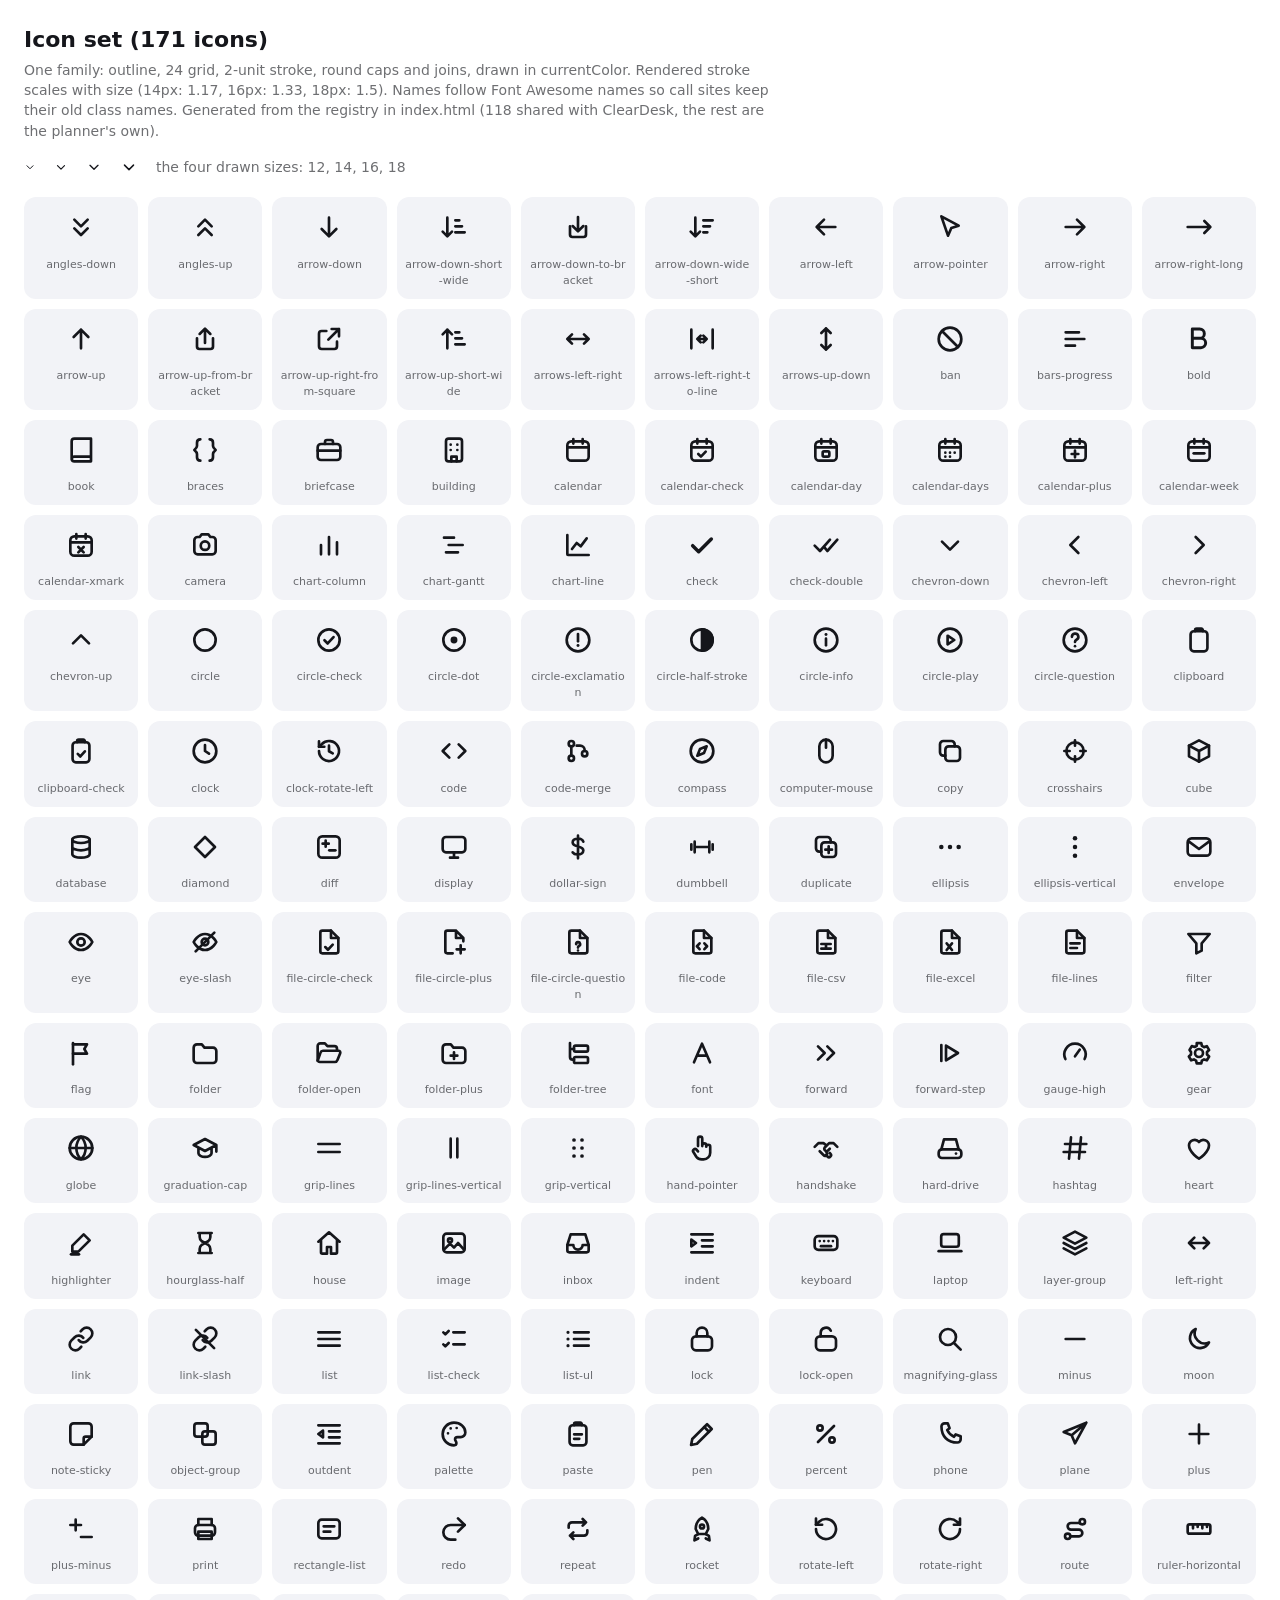
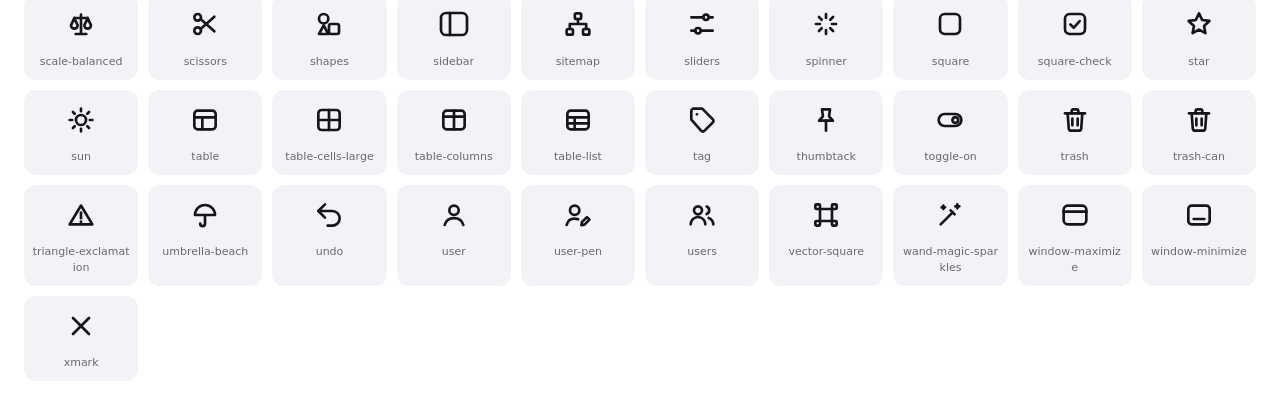
<file: design-system/icon-sheet.html>
<!doctype html><html lang="en"><head><meta charset="utf-8"><meta name="viewport" content="width=device-width,initial-scale=1"><title>Milestone icon set</title>
<style>
:root{--ink:#15161b;--bg:#fff;--cap:#f2f3f7;--t3:rgba(21,22,27,.62)}
@media (prefers-color-scheme:dark){:root{--ink:#f5f6fa;--bg:#1d1f2b;--cap:#26283a;--t3:rgba(245,246,250,.62)}}
body{margin:0;padding:24px;background:var(--bg);color:var(--ink);font:14px/1.45 -apple-system,BlinkMacSystemFont,system-ui,sans-serif}
h1{font-size:22px;margin:0 0 4px}p{color:var(--t3);margin:0 0 16px;max-width:760px}
.grid{display:grid;grid-template-columns:repeat(auto-fill,minmax(110px,1fr));gap:10px}
figure{margin:0;background:var(--cap);border-radius:12px;padding:14px 8px 10px;text-align:center}
svg{width:32px;height:32px;fill:none;stroke:currentColor;stroke-width:2;stroke-linecap:round;stroke-linejoin:round}
figcaption{margin-top:8px;font-size:11px;color:var(--t3);word-break:break-all}
.sizes{display:flex;gap:18px;align-items:center;margin:0 0 20px}.sizes svg{stroke-width:2}
</style></head><body>
<h1>Icon set (171 icons)</h1>
<p>One family: outline, 24 grid, 2-unit stroke, round caps and joins, drawn in currentColor. Rendered stroke scales with size (14px: 1.17, 16px: 1.33, 18px: 1.5). Names follow Font Awesome names so call sites keep their old class names. Generated from the registry in index.html (118 shared with ClearDesk, the rest are the planner's own).</p>
<div class="sizes"><svg viewBox="0 0 24 24" style="width:12px;height:12px"><path d="m6 9.5 6 6 6-6"/></svg><svg viewBox="0 0 24 24" style="width:14px;height:14px"><path d="m6 9.5 6 6 6-6"/></svg><svg viewBox="0 0 24 24" style="width:16px;height:16px"><path d="m6 9.5 6 6 6-6"/></svg><svg viewBox="0 0 24 24" style="width:18px;height:18px"><path d="m6 9.5 6 6 6-6"/></svg><span style="color:var(--t3)">the four drawn sizes: 12, 14, 16, 18</span></div>
<div class="grid"><figure><svg viewBox="0 0 24 24"><path d="m7 6.5 5 5 5-5M7 13l5 5 5-5"/></svg><figcaption>angles-down</figcaption></figure><figure><svg viewBox="0 0 24 24"><path d="m7 11.5 5-5 5 5M7 18l5-5 5 5"/></svg><figcaption>angles-up</figcaption></figure><figure><svg viewBox="0 0 24 24"><path d="M12 5v14M6.5 13.5 12 19l5.5-5.5"/></svg><figcaption>arrow-down</figcaption></figure><figure><svg viewBox="0 0 24 24"><path d="M7 5v14M3.5 15.5 7 19l3.5-3.5M13 7h3M13 11.5h5M13 16h7"/></svg><figcaption>arrow-down-short-wide</figcaption></figure><figure><svg viewBox="0 0 24 24"><path d="M12 4.5V15M8 11.3l4 4 4-4"/><path d="M6 11.5v6.2a1.8 1.8 0 0 0 1.8 1.8h8.4a1.8 1.8 0 0 0 1.8-1.8v-6.2"/></svg><figcaption>arrow-down-to-bracket</figcaption></figure><figure><svg viewBox="0 0 24 24"><path d="M7 5v14M3.5 15.5 7 19l3.5-3.5M13 7h7M13 11.5h5M13 16h3"/></svg><figcaption>arrow-down-wide-short</figcaption></figure><figure><svg viewBox="0 0 24 24"><path d="M19 12H5M10.5 6.5 5 12l5.5 5.5"/></svg><figcaption>arrow-left</figcaption></figure><figure><svg viewBox="0 0 24 24"><path d="M5.5 4 18.5 11l-5.5 1.8-2.5 5.7z"/></svg><figcaption>arrow-pointer</figcaption></figure><figure><svg viewBox="0 0 24 24"><path d="M5 12h14M13.5 6.5 19 12l-5.5 5.5"/></svg><figcaption>arrow-right</figcaption></figure><figure><svg viewBox="0 0 24 24"><path d="M3.5 12h17M16 7.5l4.5 4.5-4.5 4.5"/></svg><figcaption>arrow-right-long</figcaption></figure><figure><svg viewBox="0 0 24 24"><path d="M12 19V5M6.5 10.5 12 5l5.5 5.5"/></svg><figcaption>arrow-up</figcaption></figure><figure><svg viewBox="0 0 24 24"><path d="M12 15V4.5M8 8.2l4-4 4 4"/><path d="M6 11.5v6.2a1.8 1.8 0 0 0 1.8 1.8h8.4a1.8 1.8 0 0 0 1.8-1.8v-6.2"/></svg><figcaption>arrow-up-from-bracket</figcaption></figure><figure><svg viewBox="0 0 24 24"><path d="M14 4.5h5.5V10M19.5 4.5l-8 8"/><path d="M18 14v3.5a2 2 0 0 1-2 2H6.5a2 2 0 0 1-2-2V8a2 2 0 0 1 2-2H10"/></svg><figcaption>arrow-up-right-from-square</figcaption></figure><figure><svg viewBox="0 0 24 24"><path d="M7 19V5M3.5 8.5 7 5l3.5 3.5M13 7h3M13 11.5h5M13 16h7"/></svg><figcaption>arrow-up-short-wide</figcaption></figure><figure><svg viewBox="0 0 24 24"><path d="M4 12h16M7.5 8.5 4 12l3.5 3.5M16.5 8.5 20 12l-3.5 3.5"/></svg><figcaption>arrows-left-right</figcaption></figure><figure><svg viewBox="0 0 24 24"><path d="M4 5v14M20 5v14M8.5 12h7M11 9.5 8.5 12l2.5 2.5M13 9.5l2.5 2.5-2.5 2.5"/></svg><figcaption>arrows-left-right-to-line</figcaption></figure><figure><svg viewBox="0 0 24 24"><path d="M12 4v16M8.5 7.5 12 4l3.5 3.5M8.5 16.5 12 20l3.5-3.5"/></svg><figcaption>arrows-up-down</figcaption></figure><figure><svg viewBox="0 0 24 24"><circle cx="12" cy="12" r="8.5"/><path d="m6 6 12 12"/></svg><figcaption>ban</figcaption></figure><figure><svg viewBox="0 0 24 24"><path d="M5 7h10M5 12h14M5 17h7"/></svg><figcaption>bars-progress</figcaption></figure><figure><svg viewBox="0 0 24 24"><path d="M7 4.5h5.5a3.5 3.5 0 0 1 0 7H7zM7 11.5h6.5a3.5 3.5 0 0 1 0 7H7z" stroke-width="2.2"/></svg><figcaption>bold</figcaption></figure><figure><svg viewBox="0 0 24 24"><path d="M5 19V5.5A2 2 0 0 1 7 3.5h12.5V17H7a2 2 0 0 0-2 2 2 2 0 0 0 2 1.5h12.5V17"/></svg><figcaption>book</figcaption></figure><figure><svg viewBox="0 0 24 24"><path d="M8.5 4C6.5 4 6 5 6 6.5V9c0 1.2-.8 2-2 3 1.2 1 2 1.8 2 3v2.5C6 19 6.5 20 8.5 20"/><path d="M15.5 4C17.5 4 18 5 18 6.5V9c0 1.2.8 2 2 3-1.2 1-2 1.8-2 3v2.5c0 1.5-.5 2.5-2.5 2.5"/></svg><figcaption>braces</figcaption></figure><figure><svg viewBox="0 0 24 24"><rect x="3.5" y="7.5" width="17" height="12" rx="2.5"/><path d="M9 7.5V6a1.5 1.5 0 0 1 1.5-1.5h3A1.5 1.5 0 0 1 15 6v1.5M3.5 12.5h17"/></svg><figcaption>briefcase</figcaption></figure><figure><svg viewBox="0 0 24 24"><rect x="6" y="3.5" width="12" height="17" rx="2"/><path d="M9.5 8h.01M14.5 8h.01M9.5 12h.01M14.5 12h.01" stroke-width="2"/><path d="M10 20.5V17h4v3.5"/></svg><figcaption>building</figcaption></figure><figure><svg viewBox="0 0 24 24"><rect x="4" y="5.5" width="16" height="14.5" rx="3"/><path d="M4 10h16M8.5 3.8v3.4M15.5 3.8v3.4"/></svg><figcaption>calendar</figcaption></figure><figure><svg viewBox="0 0 24 24"><rect x="4" y="5.5" width="16" height="14.5" rx="3"/><path d="M4 10h16M8.5 3.8v3.4M15.5 3.8v3.4"/><path d="m9.2 15 2 2 3.6-3.8"/></svg><figcaption>calendar-check</figcaption></figure><figure><svg viewBox="0 0 24 24"><rect x="4" y="5.5" width="16" height="14.5" rx="3"/><path d="M4 10h16M8.5 3.8v3.4M15.5 3.8v3.4"/><rect x="9.5" y="13" width="5" height="4" rx="1"/></svg><figcaption>calendar-day</figcaption></figure><figure><svg viewBox="0 0 24 24"><rect x="4" y="5.5" width="16" height="14.5" rx="3"/><path d="M4 10h16M8.5 3.8v3.4M15.5 3.8v3.4"/><path d="M8.5 14h.01M12 14h.01M15.5 14h.01M8.5 17h.01M12 17h.01" stroke-width="2"/></svg><figcaption>calendar-days</figcaption></figure><figure><svg viewBox="0 0 24 24"><rect x="4" y="5.5" width="16" height="14.5" rx="3"/><path d="M4 10h16M8.5 3.8v3.4M15.5 3.8v3.4"/><path d="M12 12.5v5M9.5 15h5"/></svg><figcaption>calendar-plus</figcaption></figure><figure><svg viewBox="0 0 24 24"><rect x="4" y="5.5" width="16" height="14.5" rx="3"/><path d="M4 10h16M8.5 3.8v3.4M15.5 3.8v3.4"/><path d="M8 14.5h8"/></svg><figcaption>calendar-week</figcaption></figure><figure><svg viewBox="0 0 24 24"><rect x="4" y="5.5" width="16" height="14.5" rx="3"/><path d="M4 10h16M8.5 3.8v3.4M15.5 3.8v3.4"/><path d="m10 13.5 4 4M14 13.5l-4 4"/></svg><figcaption>calendar-xmark</figcaption></figure><figure><svg viewBox="0 0 24 24"><path d="M4 8.5A2.5 2.5 0 0 1 6.5 6H8l1.5-2h5L16 6h1.5A2.5 2.5 0 0 1 20 8.5v8a2.5 2.5 0 0 1-2.5 2.5h-11A2.5 2.5 0 0 1 4 16.5z"/><circle cx="12" cy="12.5" r="3.2"/></svg><figcaption>camera</figcaption></figure><figure><svg viewBox="0 0 24 24"><path d="M6 19v-7M12 19V6M18 19v-9"/></svg><figcaption>chart-column</figcaption></figure><figure><svg viewBox="0 0 24 24"><path d="M4.5 6.5H12M8 12h10.5M6 17.5h9"/></svg><figcaption>chart-gantt</figcaption></figure><figure><svg viewBox="0 0 24 24"><path d="M4 4.5V19a.5.5 0 0 0 .5.5H20M7.5 15l3.5-4.5 3 2.5 4.5-6"/></svg><figcaption>chart-line</figcaption></figure><figure><svg viewBox="0 0 24 24"><path d="m5 12.5 4.5 4.5L19 7.5" stroke-width="2.6"/></svg><figcaption>check</figcaption></figure><figure><svg viewBox="0 0 24 24"><path d="m3.5 12.5 4 4L15 8M11 14l2 2.5L20.5 8"/></svg><figcaption>check-double</figcaption></figure><figure><svg viewBox="0 0 24 24"><path d="m6 9.5 6 6 6-6"/></svg><figcaption>chevron-down</figcaption></figure><figure><svg viewBox="0 0 24 24"><path d="m14.5 6-6 6 6 6"/></svg><figcaption>chevron-left</figcaption></figure><figure><svg viewBox="0 0 24 24"><path d="m9.5 6 6 6-6 6"/></svg><figcaption>chevron-right</figcaption></figure><figure><svg viewBox="0 0 24 24"><path d="m6 14.5 6-6 6 6"/></svg><figcaption>chevron-up</figcaption></figure><figure><svg viewBox="0 0 24 24"><circle cx="12" cy="12" r="8"/></svg><figcaption>circle</figcaption></figure><figure><svg viewBox="0 0 24 24"><circle cx="12" cy="12" r="8"/><path d="m8.6 12.2 2.4 2.4 4.4-4.8"/></svg><figcaption>circle-check</figcaption></figure><figure><svg viewBox="0 0 24 24"><circle cx="12" cy="12" r="8"/><circle cx="12" cy="12" r="2.6" fill="currentColor" stroke="none"/></svg><figcaption>circle-dot</figcaption></figure><figure><svg viewBox="0 0 24 24"><circle cx="12" cy="12" r="8.5"/><path d="M12 7.5v5.5"/><path d="M12 16.1h.01" stroke-width="2.2"/></svg><figcaption>circle-exclamation</figcaption></figure><figure><svg viewBox="0 0 24 24"><circle cx="12" cy="12" r="8"/><path d="M12 4a8 8 0 0 1 0 16z" fill="currentColor"/></svg><figcaption>circle-half-stroke</figcaption></figure><figure><svg viewBox="0 0 24 24"><circle cx="12" cy="12" r="8.5"/><path d="M12 11v5"/><path d="M12 7.9h.01" stroke-width="2.2"/></svg><figcaption>circle-info</figcaption></figure><figure><svg viewBox="0 0 24 24"><circle cx="12" cy="12" r="8.5"/><path d="m10.2 8.8 5 3.2-5 3.2z"/></svg><figcaption>circle-play</figcaption></figure><figure><svg viewBox="0 0 24 24"><circle cx="12" cy="12" r="8.5"/><path d="M9.7 9.6a2.4 2.4 0 1 1 3.4 2.2c-.7.4-1.1.9-1.1 1.7"/><path d="M12 16.6h.01" stroke-width="2"/></svg><figcaption>circle-question</figcaption></figure><figure><svg viewBox="0 0 24 24"><g transform="translate(0.343 0.586) scale(0.971)" stroke-width="2.059"><rect x="5.5" y="5" width="13" height="15.5" rx="2.5"/><path d="M9 5v-.8A1.2 1.2 0 0 1 10.2 3h3.6A1.2 1.2 0 0 1 15 4.2V5"/></g></svg><figcaption>clipboard</figcaption></figure><figure><svg viewBox="0 0 24 24"><g transform="translate(0.343 0.586) scale(0.971)" stroke-width="2.059"><rect x="5.5" y="5" width="13" height="15.5" rx="2.5"/><path d="M9 5v-.8A1.2 1.2 0 0 1 10.2 3h3.6A1.2 1.2 0 0 1 15 4.2V5"/><path d="m9.5 14 2 2 3.5-4"/></g></svg><figcaption>clipboard-check</figcaption></figure><figure><svg viewBox="0 0 24 24"><circle cx="12" cy="12" r="8.5"/><path d="M12 7.5V12l3 2"/></svg><figcaption>clock</figcaption></figure><figure><svg viewBox="0 0 24 24"><path d="M4.5 12a7.5 7.5 0 1 0 2.2-5.3L4.5 8.8"/><path d="M4.5 4.8v4h4M12 8v4.2l2.8 1.6"/></svg><figcaption>clock-rotate-left</figcaption></figure><figure><svg viewBox="0 0 24 24"><path d="m8.5 7-5 5 5 5M15.5 7l5 5-5 5"/></svg><figcaption>code</figcaption></figure><figure><svg viewBox="0 0 24 24"><circle cx="7" cy="6.5" r="2"/><circle cx="7" cy="17.5" r="2"/><circle cx="17" cy="14" r="2"/><path d="M7 8.5v7M17 12v-.5a3.5 3.5 0 0 0-3.5-3.5H11"/></svg><figcaption>code-merge</figcaption></figure><figure><svg viewBox="0 0 24 24"><circle cx="12" cy="12" r="8.5"/><path d="m15.5 8.5-2 5-5 2 2-5z"/></svg><figcaption>compass</figcaption></figure><figure><svg viewBox="0 0 24 24"><rect x="7" y="3.5" width="10" height="17" rx="5"/><path d="M12 3.5v6"/></svg><figcaption>computer-mouse</figcaption></figure><figure><svg viewBox="0 0 24 24"><rect x="8.5" y="8.5" width="11" height="11" rx="2.5"/><path d="M15.5 8.5V7A2.5 2.5 0 0 0 13 4.5H7A2.5 2.5 0 0 0 4.5 7v6A2.5 2.5 0 0 0 7 15.5h1.5"/></svg><figcaption>copy</figcaption></figure><figure><svg viewBox="0 0 24 24"><circle cx="12" cy="12" r="6.5"/><path d="M12 4v4M12 16v4M4 12h4M16 12h4"/></svg><figcaption>crosshairs</figcaption></figure><figure><svg viewBox="0 0 24 24"><path d="M12 4 19.5 8v8L12 20 4.5 16V8z"/><path d="M4.5 8 12 12l7.5-4M12 12v8"/></svg><figcaption>cube</figcaption></figure><figure><svg viewBox="0 0 24 24"><ellipse cx="12" cy="6.5" rx="6.5" ry="2.5"/><path d="M5.5 6.5v11c0 1.4 2.9 2.5 6.5 2.5s6.5-1.1 6.5-2.5v-11M5.5 12c0 1.4 2.9 2.5 6.5 2.5s6.5-1.1 6.5-2.5"/></svg><figcaption>database</figcaption></figure><figure><svg viewBox="0 0 24 24"><path d="M12 4.5 19.5 12 12 19.5 4.5 12z"/></svg><figcaption>diamond</figcaption></figure><figure><svg viewBox="0 0 24 24"><rect x="4" y="4" width="16" height="16" rx="3"/><path d="M7.2 9.5h4.6M9.5 7.2v4.6"/><path d="M12.2 14.5h4.6"/></svg><figcaption>diff</figcaption></figure><figure><svg viewBox="0 0 24 24"><rect x="3.5" y="4.5" width="17" height="11.5" rx="2.5"/><path d="M9 20h6M12 16v4"/></svg><figcaption>display</figcaption></figure><figure><svg viewBox="0 0 24 24"><path d="M12 3.5v17M16 8a3.5 3 0 0 0-4-2.2c-2.4 0-4 1-4 2.8 0 4 8 2 8 6 0 1.8-1.8 2.9-4 2.9A4 3 0 0 1 8 16"/></svg><figcaption>dollar-sign</figcaption></figure><figure><svg viewBox="0 0 24 24"><path d="M6.5 8v8M4 10v4M17.5 8v8M20 10v4M6.5 12h11"/></svg><figcaption>dumbbell</figcaption></figure><figure><svg viewBox="0 0 24 24"><rect x="8.5" y="8.5" width="11" height="11" rx="2.5"/><path d="M15.5 8.5V7A2.5 2.5 0 0 0 13 4.5H7A2.5 2.5 0 0 0 4.5 7v6A2.5 2.5 0 0 0 7 15.5h1.5"/><path d="M14 11.5v5M11.5 14h5"/></svg><figcaption>duplicate</figcaption></figure><figure><svg viewBox="0 0 24 24"><circle cx="5.5" cy="12" r="1.7" fill="currentColor" stroke="none"/><circle cx="12" cy="12" r="1.7" fill="currentColor" stroke="none"/><circle cx="18.5" cy="12" r="1.7" fill="currentColor" stroke="none"/></svg><figcaption>ellipsis</figcaption></figure><figure><svg viewBox="0 0 24 24"><circle cx="12" cy="5.5" r="1.7" fill="currentColor" stroke="none"/><circle cx="12" cy="12" r="1.7" fill="currentColor" stroke="none"/><circle cx="12" cy="18.5" r="1.7" fill="currentColor" stroke="none"/></svg><figcaption>ellipsis-vertical</figcaption></figure><figure><svg viewBox="0 0 24 24"><rect x="3.5" y="5.5" width="17" height="13" rx="3"/><path d="m4.5 8 7.5 5.5L19.5 8"/></svg><figcaption>envelope</figcaption></figure><figure><svg viewBox="0 0 24 24"><g transform="translate(0.913 0.913) scale(0.924)" stroke-width="2.165"><path d="M2.8 12S6 5.5 12 5.5 21.2 12 21.2 12 18 18.5 12 18.5 2.8 12 2.8 12z"/><circle cx="12" cy="12" r="3"/></g></svg><figcaption>eye</figcaption></figure><figure><svg viewBox="0 0 24 24"><path d="M3.5 12s3-6 8.5-6 8.5 6 8.5 6-3 6-8.5 6S3.5 12 3.5 12z"/><circle cx="12" cy="12" r="2.5"/><path d="m5 19 14-14"/></svg><figcaption>eye-slash</figcaption></figure><figure><svg viewBox="0 0 24 24"><path d="M7 3.5h6.5L19 9v10a1.5 1.5 0 0 1-1.5 1.5H7A1.5 1.5 0 0 1 5.5 19V5A1.5 1.5 0 0 1 7 3.5z"/><path d="M13.5 3.5V9H19"/><path d="m9.2 15.8 2 2 3.6-3.8"/></svg><figcaption>file-circle-check</figcaption></figure><figure><svg viewBox="0 0 24 24"><path d="M13.5 3.5H7A1.5 1.5 0 0 0 5.5 5v14A1.5 1.5 0 0 0 7 20.5h4M13.5 3.5 19 9v2.5M13.5 3.5V9H19"/><path d="M17 14.5v6M14 17.5h6"/></svg><figcaption>file-circle-plus</figcaption></figure><figure><svg viewBox="0 0 24 24"><path d="M7 3.5h6.5L19 9v10a1.5 1.5 0 0 1-1.5 1.5H7A1.5 1.5 0 0 1 5.5 19V5A1.5 1.5 0 0 1 7 3.5z"/><path d="M13.5 3.5V9H19"/><path d="M10.6 13.6a1.5 1.5 0 1 1 2.1 1.4c-.5.3-.7.6-.7 1.2M12 18.4h.01"/></svg><figcaption>file-circle-question</figcaption></figure><figure><svg viewBox="0 0 24 24"><path d="M7 3.5h6.5L19 9v10a1.5 1.5 0 0 1-1.5 1.5H7A1.5 1.5 0 0 1 5.5 19V5A1.5 1.5 0 0 1 7 3.5z"/><path d="M13.5 3.5V9H19"/><path d="m10.2 13-2 2.2 2 2.2M13.8 13l2 2.2-2 2.2"/></svg><figcaption>file-code</figcaption></figure><figure><svg viewBox="0 0 24 24"><path d="M7 3.5h6.5L19 9v10a1.5 1.5 0 0 1-1.5 1.5H7A1.5 1.5 0 0 1 5.5 19V5A1.5 1.5 0 0 1 7 3.5z"/><path d="M13.5 3.5V9H19"/><path d="M8.5 13.5h7M8.5 17h7M12 13.5V17"/></svg><figcaption>file-csv</figcaption></figure><figure><svg viewBox="0 0 24 24"><path d="M7 3.5h6.5L19 9v10a1.5 1.5 0 0 1-1.5 1.5H7A1.5 1.5 0 0 1 5.5 19V5A1.5 1.5 0 0 1 7 3.5z"/><path d="M13.5 3.5V9H19"/><path d="m9.5 13 4 5M13.5 13l-4 5"/></svg><figcaption>file-excel</figcaption></figure><figure><svg viewBox="0 0 24 24"><path d="M7 3.5h6.5L19 9v10a1.5 1.5 0 0 1-1.5 1.5H7A1.5 1.5 0 0 1 5.5 19V5A1.5 1.5 0 0 1 7 3.5z"/><path d="M13.5 3.5V9H19M8.5 13h7M8.5 16.5h5"/></svg><figcaption>file-lines</figcaption></figure><figure><svg viewBox="0 0 24 24"><path d="M4 6h16l-6 7v5.5l-4 2V13z"/></svg><figcaption>filter</figcaption></figure><figure><svg viewBox="0 0 24 24"><path d="M6 20.5V4.5"/><path d="M6 5.5h10.5l-2 3.5 2 3.5H6"/></svg><figcaption>flag</figcaption></figure><figure><svg viewBox="0 0 24 24"><path d="M3.5 8A2.5 2.5 0 0 1 6 5.5h3.6l2 2.5H18A2.5 2.5 0 0 1 20.5 10.5V17A2.5 2.5 0 0 1 18 19.5H6A2.5 2.5 0 0 1 3.5 17z"/></svg><figcaption>folder</figcaption></figure><figure><svg viewBox="0 0 24 24"><g transform="translate(-0.366 0.394) scale(0.966)" stroke-width="2.069"><path d="M4 18V6.5A2 2 0 0 1 6 4.5h3.6l2 2.2H17A2 2 0 0 1 19 8.7V10"/><path d="M4 18l2.2-6.3A2 2 0 0 1 8.1 10.3h12.1a1.4 1.4 0 0 1 1.3 1.9L19.3 17.6A2 2 0 0 1 17.4 19H6a2 2 0 0 1-2-1z"/></g></svg><figcaption>folder-open</figcaption></figure><figure><svg viewBox="0 0 24 24"><path d="M3.5 8A2.5 2.5 0 0 1 6 5.5h3.6l2 2.5H18A2.5 2.5 0 0 1 20.5 10.5V17A2.5 2.5 0 0 1 18 19.5H6A2.5 2.5 0 0 1 3.5 17z"/><path d="M12 11.5v5M9.5 14h5"/></svg><figcaption>folder-plus</figcaption></figure><figure><svg viewBox="0 0 24 24"><path d="M6 4.5V15a2 2 0 0 0 2 2h1M6 9h3"/><rect x="9" y="6.5" width="10.5" height="4.5" rx="1.2"/><rect x="9" y="15" width="10.5" height="4.5" rx="1.2"/></svg><figcaption>folder-tree</figcaption></figure><figure><svg viewBox="0 0 24 24"><path d="m6 19 6-14 6 14M8.3 14h7.4"/></svg><figcaption>font</figcaption></figure><figure><svg viewBox="0 0 24 24"><path d="m6 7 5 5-5 5M13 7l5 5-5 5"/></svg><figcaption>forward</figcaption></figure><figure><svg viewBox="0 0 24 24"><path d="m9 6.5 9 5.5-9 5.5z"/><path d="M5.5 6v12"/></svg><figcaption>forward-step</figcaption></figure><figure><svg viewBox="0 0 24 24"><path d="M4.8 16.5a8 8 0 1 1 14.4 0"/><path d="m12 14.5 3.5-5"/></svg><figcaption>gauge-high</figcaption></figure><figure><svg viewBox="0 0 24 24"><circle cx="12" cy="12" r="3"/><path d="M10.3 4.6h3.4l.5 2.1 1.6.9 2.1-.7 1.7 2.9-1.6 1.5v1.8l1.6 1.5-1.7 2.9-2.1-.7-1.6.9-.5 2.1h-3.4l-.5-2.1-1.6-.9-2.1.7-1.7-2.9 1.6-1.5v-1.8L4.9 9.7l1.7-2.9 2.1.7 1.6-.9z"/></svg><figcaption>gear</figcaption></figure><figure><svg viewBox="0 0 24 24"><circle cx="12" cy="12" r="8.5"/><path d="M3.5 12h17M12 3.5c2.3 2.4 3.5 5.2 3.5 8.5S14.3 18.1 12 20.5C9.7 18.1 8.5 15.3 8.5 12S9.7 5.9 12 3.5z"/></svg><figcaption>globe</figcaption></figure><figure><svg viewBox="0 0 24 24"><g transform="translate(1.263 1.263) scale(0.895)" stroke-width="2.235"><path d="m2.5 9.5 9.5-5 9.5 5-9.5 5zM6.5 12v4.5c0 1.5 2.5 3 5.5 3s5.5-1.5 5.5-3V12M21.5 9.5V15"/></g></svg><figcaption>graduation-cap</figcaption></figure><figure><svg viewBox="0 0 24 24"><path d="M4 9h16M4 15h16"/></svg><figcaption>grip-lines</figcaption></figure><figure><svg viewBox="0 0 24 24"><path d="M9.5 5v14M14.5 5v14"/></svg><figcaption>grip-lines-vertical</figcaption></figure><figure><svg viewBox="0 0 24 24"><circle cx="9" cy="6" r="1.4" fill="currentColor" stroke="none"/><circle cx="15" cy="6" r="1.4" fill="currentColor" stroke="none"/><circle cx="9" cy="12" r="1.4" fill="currentColor" stroke="none"/><circle cx="15" cy="12" r="1.4" fill="currentColor" stroke="none"/><circle cx="9" cy="18" r="1.4" fill="currentColor" stroke="none"/><circle cx="15" cy="18" r="1.4" fill="currentColor" stroke="none"/></svg><figcaption>grip-vertical</figcaption></figure><figure><svg viewBox="0 0 24 24"><g transform="translate(0.069 -0.377) scale(0.994)" stroke-width="2.012"><path d="M9 11V5.5a1.6 1.6 0 0 1 3.2 0V11M12.2 10.5a1.5 1.5 0 0 1 3 0v1M15.2 11.5a1.5 1.5 0 0 1 3 0V16a5 5 0 0 1-5 5h-1.5a5 5 0 0 1-4-2L5.5 15.5a1.5 1.5 0 0 1 2.3-1.9L9 15"/></g></svg><figcaption>hand-pointer</figcaption></figure><figure><svg viewBox="0 0 24 24"><g transform="translate(0.667 0.755) scale(0.944)" stroke-width="2.118"><path d="M3 11l3-3h4l2 1.5M21 11l-3-3h-3.5L11 11.5a1.8 1.8 0 0 0 2.5 2.5l1.5-1.5M7 14.5l3 3a1.6 1.6 0 0 0 2.3-2.3M12 17.5l1.2 1.2a1.6 1.6 0 0 0 2.3-2.3L15 15.9"/></g></svg><figcaption>handshake</figcaption></figure><figure><svg viewBox="0 0 24 24"><rect x="3.5" y="13" width="17" height="6.5" rx="2.5"/><path d="m5.5 13 2-7.5h9l2 7.5"/><path d="M16.5 16.2h.01" stroke-width="2"/></svg><figcaption>hard-drive</figcaption></figure><figure><svg viewBox="0 0 24 24"><path d="M9 4 7.5 20M16.5 4 15 20M4.5 9h16M3.5 15h16"/></svg><figcaption>hashtag</figcaption></figure><figure><svg viewBox="0 0 24 24"><path d="M12 20s-7.5-4.6-7.5-10A4.2 4.2 0 0 1 12 7.5 4.2 4.2 0 0 1 19.5 10c0 5.4-7.5 10-7.5 10z"/></svg><figcaption>heart</figcaption></figure><figure><svg viewBox="0 0 24 24"><path d="m14 5.5 4.5 4.5L10 18.5H5.5V14z"/><path d="M4.5 20.5h6"/></svg><figcaption>highlighter</figcaption></figure><figure><svg viewBox="0 0 24 24"><path d="M7 4.5h10M7 19.5h10M8 4.5v3a4 4 0 0 0 1.6 3.2L12 12l-2.4 1.3A4 4 0 0 0 8 16.5v3M16 4.5v3a4 4 0 0 1-1.6 3.2L12 12l2.4 1.3A4 4 0 0 1 16 16.5v3"/></svg><figcaption>hourglass-half</figcaption></figure><figure><svg viewBox="0 0 24 24"><path d="M4 11 12 4l8 7M6 9.5V19a1 1 0 0 0 1 1h3.5v-5h3v5H17a1 1 0 0 0 1-1V9.5"/></svg><figcaption>house</figcaption></figure><figure><svg viewBox="0 0 24 24"><rect x="4" y="5" width="16" height="14" rx="2.5"/><circle cx="9" cy="10" r="1.5"/><path d="m4.5 17 4.5-4.5 3 3 3-3.5 4.5 5"/></svg><figcaption>image</figcaption></figure><figure><svg viewBox="0 0 24 24"><path d="m4 13.5 2.5-8h11l2.5 8v4A1.5 1.5 0 0 1 18.5 19h-13A1.5 1.5 0 0 1 4 17.5z"/><path d="M4 13.5h4.5a3.5 3.5 0 0 0 7 0H20"/></svg><figcaption>inbox</figcaption></figure><figure><svg viewBox="0 0 24 24"><path d="M4 5.5h16M12 10h8M12 14.5h8M4 19h16M4 9.5l3.5 2.5L4 14.5z"/></svg><figcaption>indent</figcaption></figure><figure><svg viewBox="0 0 24 24"><g transform="translate(0.667 0.667) scale(0.944)" stroke-width="2.118"><rect x="3" y="6.5" width="18" height="11" rx="3"/><path d="M7 10.5h.01M10.5 10.5h.01M14 10.5h.01M17.5 10.5h.01" stroke-width="2.118"/><path d="M8 14.5h8"/></g></svg><figcaption>keyboard</figcaption></figure><figure><svg viewBox="0 0 24 24"><g transform="translate(0.667 0.653) scale(0.944)" stroke-width="2.118"><rect x="5" y="5" width="14" height="10" rx="2"/><path d="M3 18.5h18"/></g></svg><figcaption>laptop</figcaption></figure><figure><svg viewBox="0 0 24 24"><g transform="translate(0 -0.5) scale(1)" stroke-width="2"><path d="m12 4 8.5 4.5L12 13 3.5 8.5z"/><path d="m3.5 12.5 8.5 4.5 8.5-4.5M3.5 16.5l8.5 4.5 8.5-4.5"/></g></svg><figcaption>layer-group</figcaption></figure><figure><svg viewBox="0 0 24 24"><path d="M4.5 12h15M8.5 8l-4 4 4 4M15.5 8l4 4-4 4"/></svg><figcaption>left-right</figcaption></figure><figure><svg viewBox="0 0 24 24"><g transform="translate(1.738 1.738) scale(0.855)" stroke-width="2.339"><path d="M10 13a5 5 0 0 0 7.54.54l3-3a5 5 0 0 0-7.07-7.07l-1.72 1.71M14 11a5 5 0 0 0-7.54-.54l-3 3a5 5 0 0 0 7.07 7.07l1.71-1.71"/></g></svg><figcaption>link</figcaption></figure><figure><svg viewBox="0 0 24 24"><g transform="translate(1.738 1.738) scale(0.855)" stroke-width="2.339"><path d="M10 13a5 5 0 0 0 7.54.54l3-3a5 5 0 0 0-7.07-7.07l-1.72 1.71"/><path d="M14 11a5 5 0 0 0-7.54-.54l-3 3a5 5 0 0 0 7.07 7.07l1.71-1.71"/><path d="M4 4l16 16"/></g></svg><figcaption>link-slash</figcaption></figure><figure><svg viewBox="0 0 24 24"><path d="M4 7h16M4 12h16M4 17h16"/></svg><figcaption>list</figcaption></figure><figure><svg viewBox="0 0 24 24"><path d="m4 7 1.5 1.5L8 6M4 16l1.5 1.5L8 15M11.5 7H20M11.5 16H20"/></svg><figcaption>list-check</figcaption></figure><figure><svg viewBox="0 0 24 24"><path d="M9 7h11M9 12h11M9 17h11"/><path d="M4.5 7h.01M4.5 12h.01M4.5 17h.01" stroke-width="2.4"/></svg><figcaption>list-ul</figcaption></figure><figure><svg viewBox="0 0 24 24"><rect x="4.5" y="10" width="15" height="10.5" rx="3"/><path d="M8 10V7.5a4 4 0 0 1 8 0V10"/></svg><figcaption>lock</figcaption></figure><figure><svg viewBox="0 0 24 24"><rect x="4.5" y="10" width="15" height="10.5" rx="3"/><path d="M8 10V7.5a4 4 0 0 1 7.6-1.7"/></svg><figcaption>lock-open</figcaption></figure><figure><svg viewBox="0 0 24 24"><circle cx="10.5" cy="10.5" r="6"/><path d="m15 15 5 5"/></svg><figcaption>magnifying-glass</figcaption></figure><figure><svg viewBox="0 0 24 24"><path d="M5 12h14"/></svg><figcaption>minus</figcaption></figure><figure><svg viewBox="0 0 24 24"><path d="M19.5 14.5A7.5 7.5 0 0 1 9.5 4.5a7.5 7.5 0 1 0 10 10z"/></svg><figcaption>moon</figcaption></figure><figure><svg viewBox="0 0 24 24"><path d="M6.5 4h11A2.5 2.5 0 0 1 20 6.5V14l-6 6H6.5A2.5 2.5 0 0 1 4 17.5v-11A2.5 2.5 0 0 1 6.5 4z"/><path d="M20 14h-4.5a1.5 1.5 0 0 0-1.5 1.5V20"/></svg><figcaption>note-sticky</figcaption></figure><figure><svg viewBox="0 0 24 24"><rect x="4" y="4" width="10" height="10" rx="2"/><rect x="10" y="10" width="10" height="10" rx="2"/></svg><figcaption>object-group</figcaption></figure><figure><svg viewBox="0 0 24 24"><path d="M4 5.5h16M12 10h8M12 14.5h8M4 19h16M7.5 9.5 4 12l3.5 2.5z"/></svg><figcaption>outdent</figcaption></figure><figure><svg viewBox="0 0 24 24"><path d="M12 3.5a8.5 8.5 0 1 0 0 17c1.2 0 1.8-.8 1.8-1.7 0-1.4-1-1.6-1-2.8 0-1 .8-1.7 1.8-1.7H17a3.5 3.5 0 0 0 3.5-3.5C20.5 6.7 16.7 3.5 12 3.5z"/><path d="M7.5 11.5h.01M9.5 7.8h.01M14 7.5h.01" stroke-width="2"/></svg><figcaption>palette</figcaption></figure><figure><svg viewBox="0 0 24 24"><g transform="translate(0.343 0.586) scale(0.971)" stroke-width="2.059"><rect x="5.5" y="5" width="13" height="15.5" rx="2.5"/><path d="M9 5v-.8A1.2 1.2 0 0 1 10.2 3h3.6A1.2 1.2 0 0 1 15 4.2V5"/><path d="M9 12h6M9 15.5h4"/></g></svg><figcaption>paste</figcaption></figure><figure><svg viewBox="0 0 24 24"><path d="m15.8 4.7 3.5 3.5L8.2 19.3l-4.4.9.9-4.4z"/><path d="m13.7 6.8 3.5 3.5"/></svg><figcaption>pen</figcaption></figure><figure><svg viewBox="0 0 24 24"><path d="M18 6 6 18"/><circle cx="7.5" cy="7.5" r="2"/><circle cx="16.5" cy="16.5" r="2"/></svg><figcaption>percent</figcaption></figure><figure><svg viewBox="0 0 24 24"><path d="M8 4h2.3l1.4 3.7-1.8 1.3a10.5 10.5 0 0 0 5.1 5.1l1.3-1.8L20 13.7V16a2.4 2.4 0 0 1-2.4 2.4C10.2 18.4 5.6 13.8 5.6 6.4A2.4 2.4 0 0 1 8 4z"/></svg><figcaption>phone</figcaption></figure><figure><svg viewBox="0 0 24 24"><path d="M20.5 3.5 3.5 10.5l6 2.5 2.5 6zM9.5 13l11-9.5"/></svg><figcaption>plane</figcaption></figure><figure><svg viewBox="0 0 24 24"><path d="M12 5v14M5 12h14"/></svg><figcaption>plus</figcaption></figure><figure><svg viewBox="0 0 24 24"><path d="M8 5v8M4 9h8M12 18h8"/></svg><figcaption>plus-minus</figcaption></figure><figure><svg viewBox="0 0 24 24"><path d="M7 9V4.5h10V9"/><rect x="4.5" y="9" width="15" height="8" rx="2.5"/><path d="M7 14h10v5.5H7z"/></svg><figcaption>print</figcaption></figure><figure><svg viewBox="0 0 24 24"><rect x="4" y="5" width="16" height="14" rx="2.5"/><path d="M8 10h8M8 14h5"/></svg><figcaption>rectangle-list</figcaption></figure><figure><svg viewBox="0 0 24 24"><path d="m15 14 5-5-5-5"/><path d="M20 9H9.5a5.5 5.5 0 0 0 0 11H13"/></svg><figcaption>redo</figcaption></figure><figure><svg viewBox="0 0 24 24"><path d="M5 11V9.5A2.5 2.5 0 0 1 7.5 7H18M15.5 4.5 18 7l-2.5 2.5M19 13v1.5a2.5 2.5 0 0 1-2.5 2.5H6M8.5 14.5 6 17l2.5 2.5"/></svg><figcaption>repeat</figcaption></figure><figure><svg viewBox="0 0 24 24"><g transform="translate(0.667 0.667) scale(0.944)" stroke-width="2.118"><path d="M12 3c3.5 2 5 5.5 5 9l-2 4H9l-2-4c0-3.5 1.5-7 5-9z"/><circle cx="12" cy="10" r="1.6"/><path d="M9 16l-2.5 1.5L6 21l3-1.5M15 16l2.5 1.5L18 21l-3-1.5"/></g></svg><figcaption>rocket</figcaption></figure><figure><svg viewBox="0 0 24 24"><path d="M4.5 12a7.5 7.5 0 1 0 2.3-5.4L4.5 8.8"/><path d="M4.5 4.2v4.6h4.6"/></svg><figcaption>rotate-left</figcaption></figure><figure><svg viewBox="0 0 24 24"><path d="M19.5 12a7.5 7.5 0 1 1-2.3-5.4L19.5 8.8M19.5 4.2v4.6h-4.6"/></svg><figcaption>rotate-right</figcaption></figure><figure><svg viewBox="0 0 24 24"><circle cx="6.5" cy="17.5" r="2"/><circle cx="17.5" cy="6.5" r="2"/><path d="M8.5 17.5H15a2.5 2.5 0 0 0 0-5H9a2.5 2.5 0 0 1 0-5h6.5"/></svg><figcaption>route</figcaption></figure><figure><svg viewBox="0 0 24 24"><rect x="3.5" y="8.5" width="17" height="7" rx="1.5"/><path d="M7.5 8.5v3M11 8.5v2M14.5 8.5v3M18 8.5v2"/></svg><figcaption>ruler-horizontal</figcaption></figure><figure><svg viewBox="0 0 24 24"><path d="M12 5v14.5M8 19.5h8M7 7.5h10"/><path d="M7 7.5 4.5 13a2.5 2.5 0 0 0 5 0zM17 7.5 14.5 13a2.5 2.5 0 0 0 5 0z"/></svg><figcaption>scale-balanced</figcaption></figure><figure><svg viewBox="0 0 24 24"><circle cx="6.5" cy="7" r="2.5"/><circle cx="6.5" cy="17" r="2.5"/><path d="M8.7 8.3 19 17.5M8.7 15.7 19 6.5"/></svg><figcaption>scissors</figcaption></figure><figure><svg viewBox="0 0 24 24"><circle cx="8" cy="8" r="3.5"/><rect x="12" y="12" width="7.5" height="7.5" rx="1.5"/><path d="M4.5 19.5 8 13l3.5 6.5z"/></svg><figcaption>shapes</figcaption></figure><figure><svg viewBox="0 0 24 24"><rect x="2.25" y="3.75" width="19.5" height="16.5" rx="3.75"/><path d="M9 3.75v16.5"/></svg><figcaption>sidebar</figcaption></figure><figure><svg viewBox="0 0 24 24"><g transform="translate(0.667 0.667) scale(0.944)" stroke-width="2.118"><rect x="9.5" y="3.5" width="5" height="4.5" rx="1.2"/><rect x="3" y="16" width="5" height="4.5" rx="1.2"/><rect x="16" y="16" width="5" height="4.5" rx="1.2"/><path d="M12 8v4M5.5 16v-4h13v4"/></g></svg><figcaption>sitemap</figcaption></figure><figure><svg viewBox="0 0 24 24"><path d="M4 7h9M17 7h3M4 17h3M11 17h9"/><circle cx="15" cy="7" r="2"/><circle cx="9" cy="17" r="2"/></svg><figcaption>sliders</figcaption></figure><figure><svg viewBox="0 0 24 24"><path d="M12 4.5v3M12 16.5v3M4.5 12h3M16.5 12h3M6.7 6.7l2.1 2.1M15.2 15.2l2.1 2.1M17.3 6.7l-2.1 2.1M8.8 15.2l-2.1 2.1"/></svg><figcaption>spinner</figcaption></figure><figure><svg viewBox="0 0 24 24"><rect x="4.5" y="4.5" width="15" height="15" rx="3.5"/></svg><figcaption>square</figcaption></figure><figure><svg viewBox="0 0 24 24"><rect x="4.5" y="4.5" width="15" height="15" rx="3.5"/><path d="m8.5 12.3 2.5 2.5 4.5-5"/></svg><figcaption>square-check</figcaption></figure><figure><svg viewBox="0 0 24 24"><path d="m12 4 2.4 5 5.4.7-4 3.8 1 5.4L12 16.2 7.2 18.9l1-5.4-4-3.8 5.4-.7z"/></svg><figcaption>star</figcaption></figure><figure><svg viewBox="0 0 24 24"><g transform="translate(0.667 0.667) scale(0.944)" stroke-width="2.118"><circle cx="12" cy="12" r="4"/><path d="M12 3v2M12 19v2M3 12h2M19 12h2M5.6 5.6 7 7M17 17l1.4 1.4M5.6 18.4 7 17M17 7l1.4-1.4"/></g></svg><figcaption>sun</figcaption></figure><figure><svg viewBox="0 0 24 24"><rect x="4" y="5" width="16" height="14" rx="2.5"/><path d="M4 10h16M10 10v9"/></svg><figcaption>table</figcaption></figure><figure><svg viewBox="0 0 24 24"><rect x="4" y="4.5" width="16" height="15" rx="2.5"/><path d="M12 4.5v15M4 12h16"/></svg><figcaption>table-cells-large</figcaption></figure><figure><svg viewBox="0 0 24 24"><rect x="4" y="5" width="16" height="14" rx="2.5"/><path d="M12 5v14M4 9.5h16"/></svg><figcaption>table-columns</figcaption></figure><figure><svg viewBox="0 0 24 24"><rect x="4" y="5" width="16" height="14" rx="2.5"/><path d="M4 10h16M4 14.5h16M9.5 10v9"/></svg><figcaption>table-list</figcaption></figure><figure><svg viewBox="0 0 24 24"><g transform="translate(0.678 0.207) scale(0.941)" stroke-width="2.126"><path d="M3.5 12.2V5.5a2 2 0 0 1 2-2h6.7l8.3 8.3a2 2 0 0 1 0 2.8l-6.4 6.4a2 2 0 0 1-2.8 0z"/><path d="M8 8h.01" stroke-width="2.126"/></g></svg><figcaption>tag</figcaption></figure><figure><svg viewBox="0 0 24 24"><path d="M9 4h6l-.7 5.2 2.9 3.3H6.8l2.9-3.3z"/><path d="M12 12.5V20"/></svg><figcaption>thumbtack</figcaption></figure><figure><svg viewBox="0 0 24 24"><rect x="3.5" y="7.5" width="17" height="9" rx="4.5"/><circle cx="16" cy="12" r="2.2"/></svg><figcaption>toggle-on</figcaption></figure><figure><svg viewBox="0 0 24 24"><path d="M4.5 7h15"/><path d="M9.5 7V5.2A1.2 1.2 0 0 1 10.7 4h2.6a1.2 1.2 0 0 1 1.2 1.2V7"/><path d="M6.5 7l.8 11.2A2 2 0 0 0 9.3 20h5.4a2 2 0 0 0 2-1.8L17.5 7"/><path d="M10 11v5M14 11v5"/></svg><figcaption>trash</figcaption></figure><figure><svg viewBox="0 0 24 24"><path d="M4.5 7h15"/><path d="M9.5 7V5.2A1.2 1.2 0 0 1 10.7 4h2.6a1.2 1.2 0 0 1 1.2 1.2V7"/><path d="M6.5 7l.8 11.2A2 2 0 0 0 9.3 20h5.4a2 2 0 0 0 2-1.8L17.5 7"/><path d="M10 11v5M14 11v5"/></svg><figcaption>trash-can</figcaption></figure><figure><svg viewBox="0 0 24 24"><g transform="translate(0.667 0.667) scale(0.944)" stroke-width="2.118"><path d="M12 4.5 21 19.5H3z"/><path d="M12 10v4.5"/><path d="M12 17.3h.01" stroke-width="2.329"/></g></svg><figcaption>triangle-exclamation</figcaption></figure><figure><svg viewBox="0 0 24 24"><path d="M4.5 12a7.5 7.5 0 0 1 15 0z"/><path d="M12 12v6.5a1.8 1.8 0 0 1-3.6 0"/></svg><figcaption>umbrella-beach</figcaption></figure><figure><svg viewBox="0 0 24 24"><path d="M9 14 4 9l5-5"/><path d="M4 9h10.5a5.5 5.5 0 0 1 0 11H11"/></svg><figcaption>undo</figcaption></figure><figure><svg viewBox="0 0 24 24"><circle cx="12" cy="8.5" r="3.5"/><path d="M5 19.5c1-3.7 4-5.2 7-5.2s6 1.5 7 5.2"/></svg><figcaption>user</figcaption></figure><figure><svg viewBox="0 0 24 24"><circle cx="9.5" cy="8.5" r="3.5"/><path d="M3.5 19.5c.8-3.3 3.3-4.8 6-4.8 1 0 1.8.2 2.6.5"/><path d="m14.5 19.7.5-2.4 3.7-3.7 1.9 1.9-3.7 3.7z"/></svg><figcaption>user-pen</figcaption></figure><figure><svg viewBox="0 0 24 24"><circle cx="9" cy="8.5" r="3"/><path d="M3.5 19a5.5 5.5 0 0 1 11 0M15.5 5.7a3 3 0 0 1 0 5.6M17 14.2a5.5 5.5 0 0 1 3.5 4.8"/></svg><figcaption>users</figcaption></figure><figure><svg viewBox="0 0 24 24"><rect x="7.5" y="7.5" width="9" height="9"/><rect x="4" y="4" width="3.5" height="3.5" rx=".8"/><rect x="16.5" y="4" width="3.5" height="3.5" rx=".8"/><rect x="4" y="16.5" width="3.5" height="3.5" rx=".8"/><rect x="16.5" y="16.5" width="3.5" height="3.5" rx=".8"/></svg><figcaption>vector-square</figcaption></figure><figure><svg viewBox="0 0 24 24"><path d="M5 19 14 10"/><path d="m12.5 8.5 3 3"/><path d="M17.5 4v3M16 5.5h3M7 5v2.5M5.75 6.25h2.5"/></svg><figcaption>wand-magic-sparkles</figcaption></figure><figure><svg viewBox="0 0 24 24"><rect x="3.5" y="5" width="17" height="14" rx="3"/><path d="M3.5 9.5h17"/></svg><figcaption>window-maximize</figcaption></figure><figure><svg viewBox="0 0 24 24"><rect x="4" y="5" width="16" height="14" rx="2.5"/><path d="M8 15h8"/></svg><figcaption>window-minimize</figcaption></figure><figure><svg viewBox="0 0 24 24"><path d="M6 6l12 12M18 6 6 18" stroke-width="2"/></svg><figcaption>xmark</figcaption></figure></div>
</body></html>
</file>
